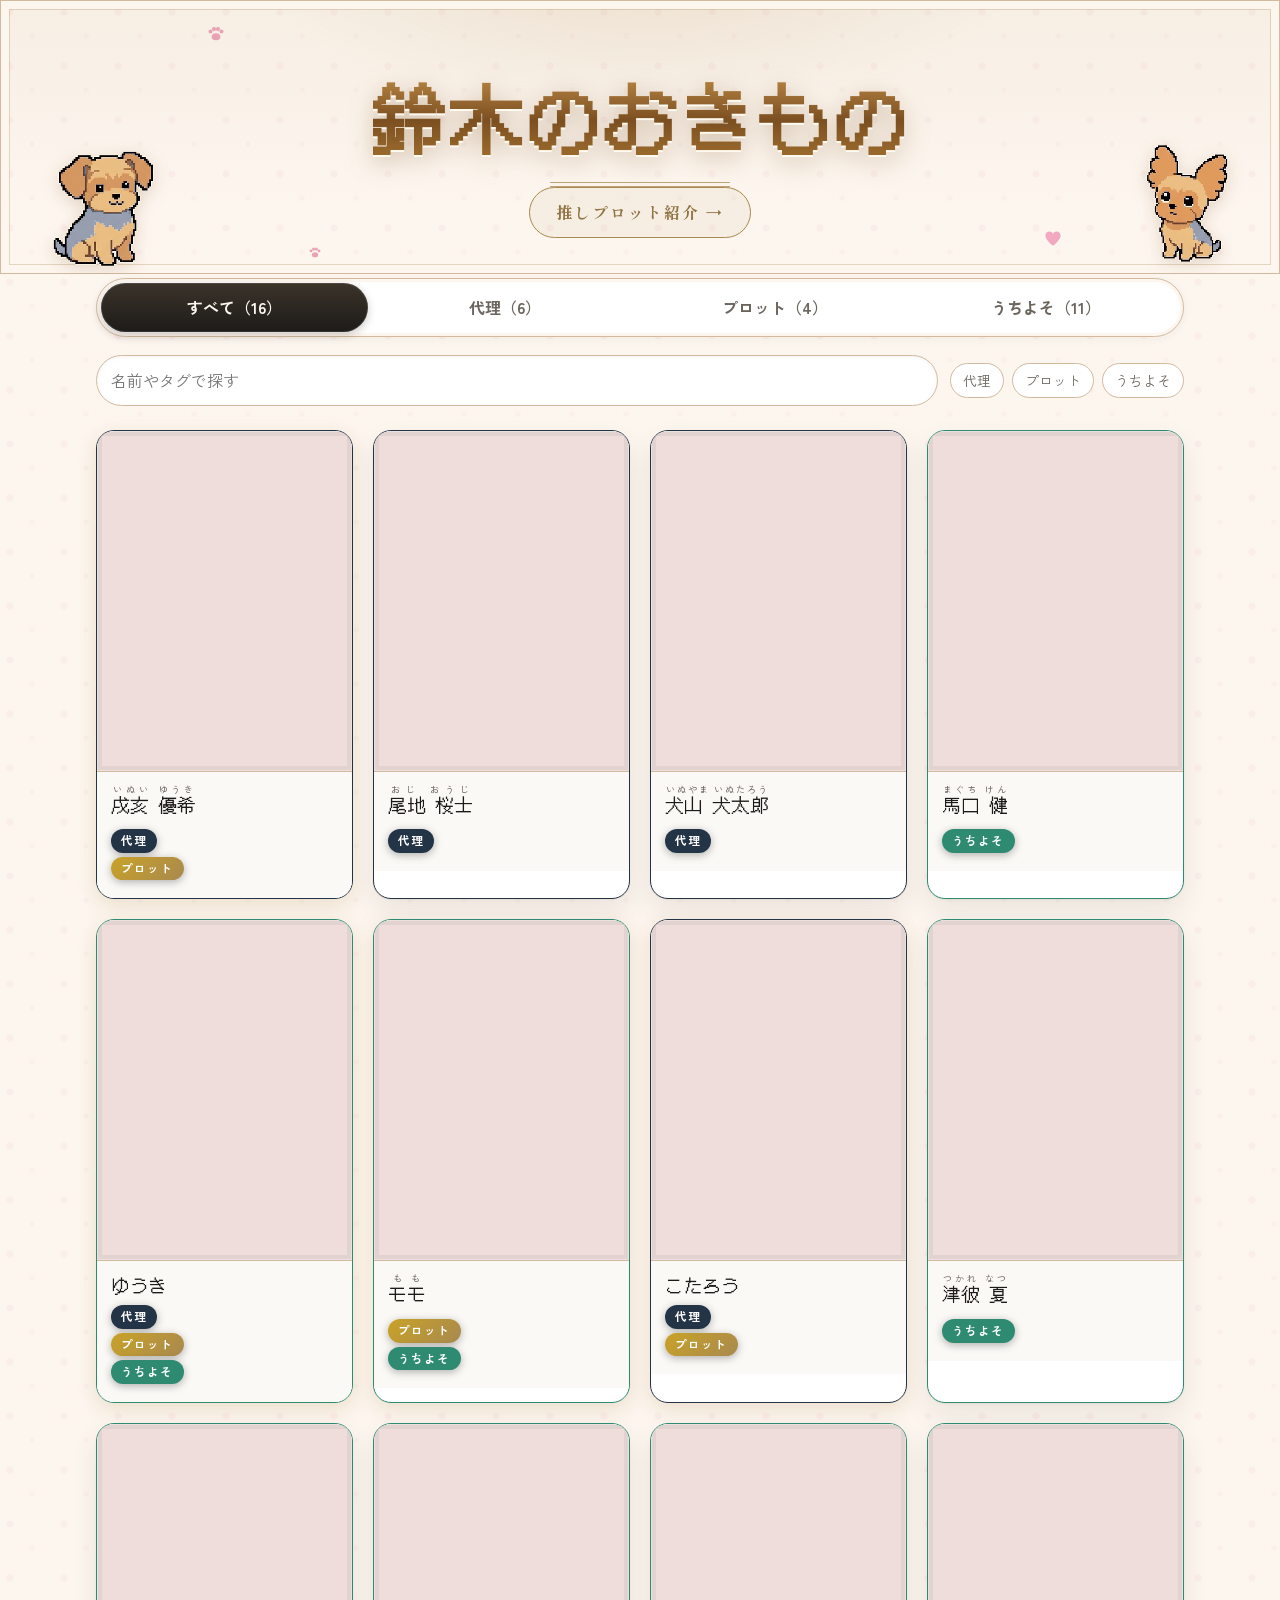
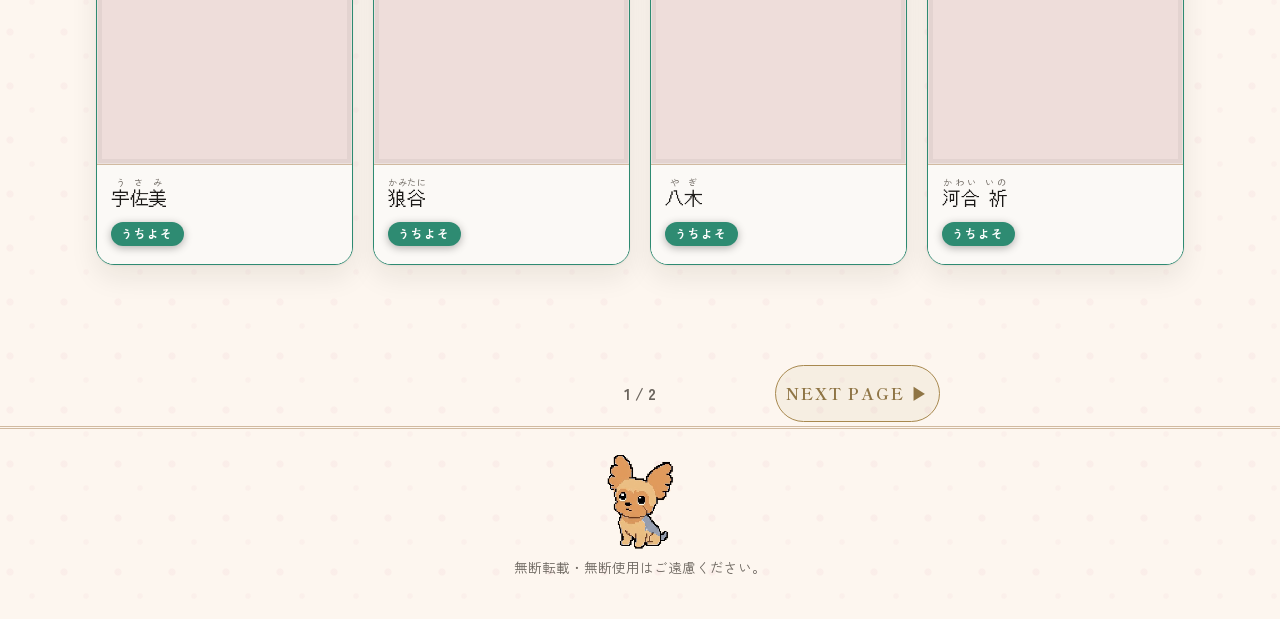
<file: index.html>
<!doctype html>
<html lang="ja">
<head>
<meta charset="utf-8">
<meta name="viewport" content="width=device-width, initial-scale=1">
<title>キャラクター図鑑</title>
<meta name="description" content="オリジナルキャラクターの紹介ページ">
<link rel="preconnect" href="https://fonts.googleapis.com">
<link rel="preconnect" href="https://fonts.gstatic.com" crossorigin>
<link href="https://fonts.googleapis.com/css2?family=Shippori+Mincho+B1:wght@500;700;800&family=Zen+Kaku+Gothic+New:wght@400;700&family=DotGothic16&display=swap" rel="stylesheet">
<link rel="stylesheet" href="style.css?v=20261112z6">
</head>
<body>
<div class="loader" id="loader" role="status" aria-label="読み込み中">
  <img class="loader-img" id="loader-img" src="images/loading-1.webp" alt="">
  <div class="loader-progress">
    <img class="loader-runner" id="loader-runner" src="images/runner-1.webp" alt="">
    <div class="loader-bar"><div class="loader-bar-fill" id="loader-fill"></div></div>
  </div>
  <p class="loader-text">読み込み中 <span class="loader-pct" id="loader-pct">0%</span></p>
</div>
<script>
  (function () {
    var n = 1 + Math.floor(Math.random() * 3);
    document.getElementById("loader-img").src = "images/loading-" + n + ".webp";
    document.getElementById("loader-runner").src = "images/runner-" + n + ".webp";
  })();
</script>
<svg width="0" height="0" style="position:absolute" aria-hidden="true">
  <defs>
    <symbol id="yorkie-long-walk" viewBox="0 0 300 160">
<path d="M10 10h10v10h-10ZM20 10h10v10h-10ZM10 20h10v10h-10ZM20 20h10v10h-10ZM30 20h10v10h-10ZM200 20h10v10h-10ZM210 20h10v10h-10ZM20 30h10v10h-10ZM30 30h10v10h-10ZM160 30h10v10h-10ZM170 30h10v10h-10ZM180 30h10v10h-10ZM190 30h10v10h-10ZM200 30h10v10h-10ZM210 30h10v10h-10ZM220 30h10v10h-10ZM230 30h10v10h-10ZM240 30h10v10h-10ZM250 30h10v10h-10ZM10 40h10v10h-10ZM20 40h10v10h-10ZM150 40h10v10h-10ZM280 40h10v10h-10Z" fill="#eac184"/>
<path d="M200 10h10v10h-10ZM210 10h10v10h-10ZM190 20h10v10h-10ZM220 20h10v10h-10Z" fill="#f191a8"/>
<path d="M160 40h10v10h-10ZM170 40h10v10h-10ZM180 40h10v10h-10ZM190 40h10v10h-10ZM200 40h10v10h-10ZM210 40h10v10h-10ZM220 40h10v10h-10ZM230 40h10v10h-10ZM240 40h10v10h-10ZM250 40h10v10h-10ZM260 40h10v10h-10ZM270 40h10v10h-10ZM140 50h10v10h-10ZM150 50h10v10h-10ZM160 50h10v10h-10ZM170 50h10v10h-10ZM180 50h10v10h-10ZM190 50h10v10h-10ZM200 50h10v10h-10ZM210 50h10v10h-10ZM220 50h10v10h-10ZM230 50h10v10h-10ZM240 50h10v10h-10ZM250 50h10v10h-10ZM260 50h10v10h-10ZM270 50h10v10h-10ZM280 50h10v10h-10ZM290 50h10v10h-10ZM140 60h10v10h-10ZM150 60h10v10h-10ZM160 60h10v10h-10ZM170 60h10v10h-10ZM260 60h10v10h-10ZM270 60h10v10h-10ZM280 60h10v10h-10ZM290 60h10v10h-10ZM140 70h10v10h-10ZM150 70h10v10h-10ZM280 70h10v10h-10ZM290 70h10v10h-10ZM140 80h10v10h-10ZM150 80h10v10h-10ZM280 80h10v10h-10ZM290 80h10v10h-10ZM140 90h10v10h-10ZM150 90h10v10h-10ZM280 90h10v10h-10ZM290 90h10v10h-10ZM140 100h10v10h-10ZM150 100h10v10h-10ZM280 100h10v10h-10ZM290 100h10v10h-10ZM140 110h10v10h-10ZM150 110h10v10h-10ZM160 110h10v10h-10ZM170 110h10v10h-10ZM260 110h10v10h-10ZM270 110h10v10h-10ZM280 110h10v10h-10ZM290 110h10v10h-10ZM160 120h10v10h-10ZM170 120h10v10h-10ZM180 120h10v10h-10ZM190 120h10v10h-10ZM200 120h10v10h-10ZM210 120h10v10h-10ZM220 120h10v10h-10ZM230 120h10v10h-10ZM240 120h10v10h-10ZM250 120h10v10h-10ZM260 120h10v10h-10ZM270 120h10v10h-10ZM160 130h10v10h-10ZM170 130h10v10h-10ZM180 130h10v10h-10ZM190 130h10v10h-10ZM200 130h10v10h-10ZM210 130h10v10h-10ZM220 130h10v10h-10ZM230 130h10v10h-10ZM240 130h10v10h-10ZM250 130h10v10h-10Z" fill="#d29c54"/>
<path d="M10 50h10v10h-10ZM20 50h10v10h-10ZM30 50h10v10h-10ZM40 50h10v10h-10ZM50 50h10v10h-10ZM60 50h10v10h-10ZM70 50h10v10h-10ZM80 50h10v10h-10ZM90 50h10v10h-10ZM100 50h10v10h-10ZM110 50h10v10h-10ZM120 50h10v10h-10ZM130 50h10v10h-10ZM10 60h10v10h-10ZM20 60h10v10h-10ZM30 60h10v10h-10ZM40 60h10v10h-10ZM50 60h10v10h-10ZM60 60h10v10h-10ZM70 60h10v10h-10ZM80 60h10v10h-10ZM90 60h10v10h-10ZM100 60h10v10h-10ZM110 60h10v10h-10ZM120 60h10v10h-10ZM130 60h10v10h-10ZM10 70h10v10h-10ZM20 70h10v10h-10ZM30 70h10v10h-10ZM40 70h10v10h-10ZM50 70h10v10h-10ZM60 70h10v10h-10ZM70 70h10v10h-10ZM80 70h10v10h-10ZM90 70h10v10h-10ZM100 70h10v10h-10ZM110 70h10v10h-10ZM120 70h10v10h-10ZM130 70h10v10h-10ZM10 80h10v10h-10ZM20 80h10v10h-10ZM30 80h10v10h-10ZM40 80h10v10h-10ZM50 80h10v10h-10ZM60 80h10v10h-10ZM70 80h10v10h-10ZM80 80h10v10h-10ZM90 80h10v10h-10ZM100 80h10v10h-10ZM110 80h10v10h-10ZM120 80h10v10h-10ZM130 80h10v10h-10ZM10 90h10v10h-10ZM20 90h10v10h-10ZM30 90h10v10h-10ZM40 90h10v10h-10ZM50 90h10v10h-10ZM60 90h10v10h-10ZM70 90h10v10h-10ZM80 90h10v10h-10ZM90 90h10v10h-10ZM100 90h10v10h-10ZM110 90h10v10h-10ZM120 90h10v10h-10ZM130 90h10v10h-10ZM10 100h10v10h-10ZM20 100h10v10h-10ZM30 100h10v10h-10ZM40 100h10v10h-10ZM50 100h10v10h-10ZM60 100h10v10h-10ZM70 100h10v10h-10ZM80 100h10v10h-10ZM90 100h10v10h-10ZM100 100h10v10h-10ZM110 100h10v10h-10ZM120 100h10v10h-10ZM130 100h10v10h-10ZM10 110h10v10h-10ZM20 110h10v10h-10ZM30 110h10v10h-10ZM40 110h10v10h-10ZM50 110h10v10h-10ZM60 110h10v10h-10ZM70 110h10v10h-10ZM80 110h10v10h-10ZM90 110h10v10h-10ZM100 110h10v10h-10ZM110 110h10v10h-10ZM120 110h10v10h-10ZM130 110h10v10h-10ZM10 120h10v10h-10ZM20 120h10v10h-10ZM30 120h10v10h-10ZM40 120h10v10h-10ZM50 120h10v10h-10ZM60 120h10v10h-10ZM70 120h10v10h-10ZM80 120h10v10h-10ZM90 120h10v10h-10ZM100 120h10v10h-10ZM110 120h10v10h-10ZM120 120h10v10h-10ZM130 120h10v10h-10ZM20 140h10v10h-10ZM30 140h10v10h-10ZM60 140h10v10h-10ZM70 140h10v10h-10ZM110 140h10v10h-10ZM120 140h10v10h-10Z" fill="#a9b2ba"/>
<path d="M180 60h10v10h-10ZM190 60h10v10h-10ZM200 60h10v10h-10ZM210 60h10v10h-10ZM220 60h10v10h-10ZM230 60h10v10h-10ZM240 60h10v10h-10ZM250 60h10v10h-10ZM160 70h10v10h-10ZM170 70h10v10h-10ZM180 70h10v10h-10ZM190 70h10v10h-10ZM200 70h10v10h-10ZM210 70h10v10h-10ZM220 70h10v10h-10ZM230 70h10v10h-10ZM240 70h10v10h-10ZM250 70h10v10h-10ZM260 70h10v10h-10ZM270 70h10v10h-10ZM160 80h10v10h-10ZM170 80h10v10h-10ZM190 80h10v10h-10ZM200 80h10v10h-10ZM210 80h10v10h-10ZM220 80h10v10h-10ZM230 80h10v10h-10ZM240 80h10v10h-10ZM260 80h10v10h-10ZM270 80h10v10h-10ZM160 90h10v10h-10ZM170 90h10v10h-10ZM180 90h10v10h-10ZM190 90h10v10h-10ZM200 90h10v10h-10ZM230 90h10v10h-10ZM240 90h10v10h-10ZM250 90h10v10h-10ZM260 90h10v10h-10ZM270 90h10v10h-10ZM160 100h10v10h-10ZM170 100h10v10h-10ZM180 100h10v10h-10ZM190 100h10v10h-10ZM210 100h10v10h-10ZM220 100h10v10h-10ZM240 100h10v10h-10ZM250 100h10v10h-10ZM260 100h10v10h-10ZM270 100h10v10h-10ZM180 110h10v10h-10ZM190 110h10v10h-10ZM200 110h10v10h-10ZM210 110h10v10h-10ZM220 110h10v10h-10ZM230 110h10v10h-10ZM240 110h10v10h-10ZM250 110h10v10h-10ZM20 150h10v10h-10ZM30 150h10v10h-10ZM60 150h10v10h-10ZM70 150h10v10h-10ZM110 150h10v10h-10ZM120 150h10v10h-10Z" fill="#f8ecd0"/>
<path d="M180 80h10v10h-10ZM250 80h10v10h-10ZM210 90h10v10h-10ZM220 90h10v10h-10ZM200 100h10v10h-10ZM230 100h10v10h-10Z" fill="#2a2522"/>
<path d="M140 120h10v10h-10ZM150 120h10v10h-10ZM280 120h10v10h-10ZM290 120h10v10h-10ZM140 130h10v10h-10ZM150 130h10v10h-10ZM260 130h10v10h-10ZM270 130h10v10h-10ZM140 140h10v10h-10ZM150 140h10v10h-10ZM260 140h10v10h-10ZM270 140h10v10h-10Z" fill="#b07a3a"/>
<path d="M10 130h10v10h-10ZM20 130h10v10h-10ZM30 130h10v10h-10ZM40 130h10v10h-10ZM50 130h10v10h-10ZM60 130h10v10h-10ZM70 130h10v10h-10ZM80 130h10v10h-10ZM90 130h10v10h-10ZM100 130h10v10h-10ZM110 130h10v10h-10ZM120 130h10v10h-10ZM130 130h10v10h-10Z" fill="#7e8891"/>
</symbol>
    <symbol id="yorkie-short-walk" viewBox="0 0 300 160">
<path d="M160 0h10v10h-10ZM170 0h10v10h-10ZM260 0h10v10h-10ZM270 0h10v10h-10ZM150 10h10v10h-10ZM160 10h10v10h-10ZM170 10h10v10h-10ZM250 10h10v10h-10ZM260 10h10v10h-10ZM270 10h10v10h-10ZM140 20h10v10h-10ZM150 20h10v10h-10ZM160 20h10v10h-10ZM170 20h10v10h-10ZM240 20h10v10h-10ZM250 20h10v10h-10ZM260 20h10v10h-10ZM270 20h10v10h-10ZM140 30h10v10h-10ZM150 30h10v10h-10ZM180 30h10v10h-10ZM230 30h10v10h-10ZM240 30h10v10h-10ZM270 30h10v10h-10ZM140 40h10v10h-10ZM150 40h10v10h-10ZM180 40h10v10h-10ZM190 40h10v10h-10ZM200 40h10v10h-10ZM210 40h10v10h-10ZM220 40h10v10h-10ZM230 40h10v10h-10ZM240 40h10v10h-10ZM270 40h10v10h-10ZM150 50h10v10h-10ZM290 50h10v10h-10Z" fill="#eac184"/>
<path d="M160 30h10v10h-10ZM170 30h10v10h-10ZM250 30h10v10h-10ZM260 30h10v10h-10ZM160 40h10v10h-10ZM170 40h10v10h-10ZM250 40h10v10h-10ZM260 40h10v10h-10Z" fill="#f3c6d0"/>
<path d="M160 50h10v10h-10ZM170 50h10v10h-10ZM180 50h10v10h-10ZM190 50h10v10h-10ZM200 50h10v10h-10ZM210 50h10v10h-10ZM220 50h10v10h-10ZM230 50h10v10h-10ZM240 50h10v10h-10ZM250 50h10v10h-10ZM260 50h10v10h-10ZM270 50h10v10h-10ZM280 50h10v10h-10ZM150 60h10v10h-10ZM160 60h10v10h-10ZM170 60h10v10h-10ZM180 60h10v10h-10ZM190 60h10v10h-10ZM200 60h10v10h-10ZM210 60h10v10h-10ZM220 60h10v10h-10ZM230 60h10v10h-10ZM240 60h10v10h-10ZM250 60h10v10h-10ZM260 60h10v10h-10ZM270 60h10v10h-10ZM280 60h10v10h-10ZM290 60h10v10h-10ZM150 70h10v10h-10ZM160 70h10v10h-10ZM170 70h10v10h-10ZM180 70h10v10h-10ZM260 70h10v10h-10ZM270 70h10v10h-10ZM280 70h10v10h-10ZM290 70h10v10h-10ZM150 80h10v10h-10ZM160 80h10v10h-10ZM280 80h10v10h-10ZM290 80h10v10h-10ZM150 90h10v10h-10ZM160 90h10v10h-10ZM280 90h10v10h-10ZM290 90h10v10h-10ZM150 100h10v10h-10ZM160 100h10v10h-10ZM280 100h10v10h-10ZM290 100h10v10h-10ZM150 110h10v10h-10ZM160 110h10v10h-10ZM280 110h10v10h-10ZM290 110h10v10h-10ZM150 120h10v10h-10ZM160 120h10v10h-10ZM170 120h10v10h-10ZM180 120h10v10h-10ZM250 120h10v10h-10ZM260 120h10v10h-10ZM270 120h10v10h-10ZM280 120h10v10h-10ZM290 120h10v10h-10ZM150 130h10v10h-10ZM160 130h10v10h-10ZM170 130h10v10h-10ZM180 130h10v10h-10ZM190 130h10v10h-10ZM200 130h10v10h-10ZM210 130h10v10h-10ZM220 130h10v10h-10ZM230 130h10v10h-10ZM240 130h10v10h-10ZM250 130h10v10h-10ZM260 130h10v10h-10ZM270 130h10v10h-10ZM280 130h10v10h-10ZM290 130h10v10h-10Z" fill="#d29c54"/>
<path d="M10 60h10v10h-10ZM20 60h10v10h-10ZM30 60h10v10h-10ZM40 60h10v10h-10ZM50 60h10v10h-10ZM60 60h10v10h-10ZM70 60h10v10h-10ZM80 60h10v10h-10ZM90 60h10v10h-10ZM100 60h10v10h-10ZM110 60h10v10h-10ZM120 60h10v10h-10ZM10 70h10v10h-10ZM20 70h10v10h-10ZM30 70h10v10h-10ZM40 70h10v10h-10ZM50 70h10v10h-10ZM60 70h10v10h-10ZM70 70h10v10h-10ZM80 70h10v10h-10ZM90 70h10v10h-10ZM100 70h10v10h-10ZM110 70h10v10h-10ZM120 70h10v10h-10ZM10 80h10v10h-10ZM20 80h10v10h-10ZM30 80h10v10h-10ZM40 80h10v10h-10ZM50 80h10v10h-10ZM60 80h10v10h-10ZM70 80h10v10h-10ZM80 80h10v10h-10ZM90 80h10v10h-10ZM100 80h10v10h-10ZM110 80h10v10h-10ZM120 80h10v10h-10ZM10 90h10v10h-10ZM20 90h10v10h-10ZM30 90h10v10h-10ZM40 90h10v10h-10ZM50 90h10v10h-10ZM60 90h10v10h-10ZM70 90h10v10h-10ZM80 90h10v10h-10ZM90 90h10v10h-10ZM100 90h10v10h-10ZM110 90h10v10h-10ZM120 90h10v10h-10ZM10 100h10v10h-10ZM20 100h10v10h-10ZM30 100h10v10h-10ZM40 100h10v10h-10ZM50 100h10v10h-10ZM60 100h10v10h-10ZM70 100h10v10h-10ZM80 100h10v10h-10ZM90 100h10v10h-10ZM100 100h10v10h-10ZM110 100h10v10h-10ZM120 100h10v10h-10ZM10 110h10v10h-10ZM20 110h10v10h-10ZM30 110h10v10h-10ZM40 110h10v10h-10ZM50 110h10v10h-10ZM60 110h10v10h-10ZM70 110h10v10h-10ZM80 110h10v10h-10ZM90 110h10v10h-10ZM100 110h10v10h-10ZM110 110h10v10h-10ZM120 110h10v10h-10ZM10 120h10v10h-10ZM20 120h10v10h-10ZM30 120h10v10h-10ZM40 120h10v10h-10ZM50 120h10v10h-10ZM60 120h10v10h-10ZM70 120h10v10h-10ZM80 120h10v10h-10ZM90 120h10v10h-10ZM100 120h10v10h-10ZM110 120h10v10h-10ZM120 120h10v10h-10ZM20 140h10v10h-10ZM30 140h10v10h-10ZM60 140h10v10h-10ZM70 140h10v10h-10ZM110 140h10v10h-10ZM120 140h10v10h-10Z" fill="#a9b2ba"/>
<path d="M130 60h10v10h-10ZM140 60h10v10h-10ZM130 70h10v10h-10ZM140 70h10v10h-10ZM130 80h10v10h-10ZM140 80h10v10h-10ZM130 90h10v10h-10ZM140 90h10v10h-10ZM130 100h10v10h-10ZM140 100h10v10h-10ZM130 110h10v10h-10ZM140 110h10v10h-10ZM130 120h10v10h-10ZM140 120h10v10h-10Z" fill="#d2504a"/>
<path d="M190 70h10v10h-10ZM200 70h10v10h-10ZM210 70h10v10h-10ZM220 70h10v10h-10ZM230 70h10v10h-10ZM240 70h10v10h-10ZM250 70h10v10h-10ZM170 80h10v10h-10ZM180 80h10v10h-10ZM190 80h10v10h-10ZM200 80h10v10h-10ZM210 80h10v10h-10ZM220 80h10v10h-10ZM230 80h10v10h-10ZM240 80h10v10h-10ZM250 80h10v10h-10ZM260 80h10v10h-10ZM270 80h10v10h-10ZM170 90h10v10h-10ZM180 90h10v10h-10ZM200 90h10v10h-10ZM210 90h10v10h-10ZM220 90h10v10h-10ZM230 90h10v10h-10ZM240 90h10v10h-10ZM260 90h10v10h-10ZM270 90h10v10h-10ZM170 100h10v10h-10ZM180 100h10v10h-10ZM190 100h10v10h-10ZM200 100h10v10h-10ZM230 100h10v10h-10ZM240 100h10v10h-10ZM250 100h10v10h-10ZM260 100h10v10h-10ZM270 100h10v10h-10ZM170 110h10v10h-10ZM180 110h10v10h-10ZM190 110h10v10h-10ZM200 110h10v10h-10ZM230 110h10v10h-10ZM240 110h10v10h-10ZM250 110h10v10h-10ZM260 110h10v10h-10ZM270 110h10v10h-10ZM190 120h10v10h-10ZM200 120h10v10h-10ZM230 120h10v10h-10ZM240 120h10v10h-10ZM20 150h10v10h-10ZM30 150h10v10h-10ZM60 150h10v10h-10ZM70 150h10v10h-10ZM110 150h10v10h-10ZM120 150h10v10h-10Z" fill="#f8ecd0"/>
<path d="M190 90h10v10h-10ZM250 90h10v10h-10ZM210 100h10v10h-10ZM220 100h10v10h-10Z" fill="#2a2522"/>
<path d="M210 110h10v10h-10ZM220 110h10v10h-10ZM210 120h10v10h-10ZM220 120h10v10h-10Z" fill="#f191a8"/>
<path d="M10 130h10v10h-10ZM20 130h10v10h-10ZM30 130h10v10h-10ZM40 130h10v10h-10ZM50 130h10v10h-10ZM60 130h10v10h-10ZM70 130h10v10h-10ZM80 130h10v10h-10ZM90 130h10v10h-10ZM100 130h10v10h-10ZM110 130h10v10h-10ZM120 130h10v10h-10Z" fill="#7e8891"/>
</symbol>
    <symbol id="yorkie-long-loaf" viewBox="0 0 300 90">
<path d="M10 10h10v10h-10ZM20 10h10v10h-10ZM10 20h10v10h-10ZM20 20h10v10h-10ZM30 20h10v10h-10ZM190 30h10v10h-10ZM200 30h10v10h-10ZM210 30h10v10h-10ZM220 30h10v10h-10ZM230 30h10v10h-10ZM240 30h10v10h-10ZM250 30h10v10h-10ZM260 30h10v10h-10ZM270 30h10v10h-10ZM280 30h10v10h-10ZM290 40h10v10h-10Z" fill="#eac184"/>
<path d="M10 30h10v10h-10ZM20 30h10v10h-10ZM30 30h10v10h-10ZM40 30h10v10h-10ZM50 30h10v10h-10ZM60 30h10v10h-10ZM70 30h10v10h-10ZM80 30h10v10h-10ZM90 30h10v10h-10ZM100 30h10v10h-10ZM110 30h10v10h-10ZM120 30h10v10h-10ZM130 30h10v10h-10ZM140 30h10v10h-10ZM150 30h10v10h-10ZM160 30h10v10h-10ZM170 30h10v10h-10ZM10 40h10v10h-10ZM20 40h10v10h-10ZM30 40h10v10h-10ZM40 40h10v10h-10ZM50 40h10v10h-10ZM60 40h10v10h-10ZM70 40h10v10h-10ZM80 40h10v10h-10ZM90 40h10v10h-10ZM100 40h10v10h-10ZM110 40h10v10h-10ZM120 40h10v10h-10ZM130 40h10v10h-10ZM140 40h10v10h-10ZM150 40h10v10h-10ZM160 40h10v10h-10ZM170 40h10v10h-10ZM10 50h10v10h-10ZM20 50h10v10h-10ZM30 50h10v10h-10ZM40 50h10v10h-10ZM50 50h10v10h-10ZM60 50h10v10h-10ZM70 50h10v10h-10ZM80 50h10v10h-10ZM90 50h10v10h-10ZM100 50h10v10h-10ZM110 50h10v10h-10ZM120 50h10v10h-10ZM130 50h10v10h-10ZM140 50h10v10h-10ZM150 50h10v10h-10ZM160 50h10v10h-10ZM170 50h10v10h-10ZM10 60h10v10h-10ZM20 60h10v10h-10ZM30 60h10v10h-10ZM40 60h10v10h-10ZM50 60h10v10h-10ZM60 60h10v10h-10ZM70 60h10v10h-10ZM80 60h10v10h-10ZM90 60h10v10h-10ZM100 60h10v10h-10ZM110 60h10v10h-10ZM120 60h10v10h-10ZM130 60h10v10h-10ZM140 60h10v10h-10ZM150 60h10v10h-10ZM160 60h10v10h-10ZM170 60h10v10h-10Z" fill="#a9b2ba"/>
<path d="M180 40h10v10h-10ZM190 40h10v10h-10ZM200 40h10v10h-10ZM210 40h10v10h-10ZM220 40h10v10h-10ZM230 40h10v10h-10ZM240 40h10v10h-10ZM250 40h10v10h-10ZM260 40h10v10h-10ZM270 40h10v10h-10ZM280 40h10v10h-10ZM180 50h10v10h-10ZM190 50h10v10h-10ZM200 50h10v10h-10ZM210 50h10v10h-10ZM220 50h10v10h-10ZM230 50h10v10h-10ZM260 50h10v10h-10ZM270 50h10v10h-10ZM280 50h10v10h-10ZM290 50h10v10h-10ZM180 60h10v10h-10ZM190 60h10v10h-10ZM200 60h10v10h-10ZM210 60h10v10h-10ZM220 60h10v10h-10ZM230 60h10v10h-10ZM240 60h10v10h-10ZM250 60h10v10h-10ZM260 60h10v10h-10ZM270 60h10v10h-10ZM190 70h10v10h-10ZM200 70h10v10h-10ZM210 70h10v10h-10ZM220 70h10v10h-10ZM230 70h10v10h-10ZM240 70h10v10h-10Z" fill="#d29c54"/>
<path d="M240 50h10v10h-10ZM250 50h10v10h-10ZM280 60h10v10h-10ZM290 60h10v10h-10Z" fill="#2a2522"/>
<path d="M10 70h10v10h-10ZM20 70h10v10h-10ZM30 70h10v10h-10ZM40 70h10v10h-10ZM50 70h10v10h-10ZM60 70h10v10h-10ZM70 70h10v10h-10ZM80 70h10v10h-10ZM90 70h10v10h-10ZM100 70h10v10h-10ZM110 70h10v10h-10ZM120 70h10v10h-10ZM130 70h10v10h-10ZM140 70h10v10h-10ZM150 70h10v10h-10ZM160 70h10v10h-10ZM170 70h10v10h-10Z" fill="#7e8891"/>
<path d="M180 70h10v10h-10ZM250 70h10v10h-10Z" fill="#b07a3a"/>
<path d="M20 80h10v10h-10ZM30 80h10v10h-10ZM60 80h10v10h-10ZM70 80h10v10h-10ZM120 80h10v10h-10ZM130 80h10v10h-10ZM170 80h10v10h-10ZM180 80h10v10h-10ZM190 80h10v10h-10ZM200 80h10v10h-10Z" fill="#f8ecd0"/>
</symbol>
    <symbol id="yorkie-short-loaf" viewBox="0 0 300 110">
<path d="M160 0h10v10h-10ZM170 0h10v10h-10ZM260 0h10v10h-10ZM270 0h10v10h-10ZM150 10h10v10h-10ZM160 10h10v10h-10ZM170 10h10v10h-10ZM250 10h10v10h-10ZM260 10h10v10h-10ZM270 10h10v10h-10ZM140 20h10v10h-10ZM150 20h10v10h-10ZM160 20h10v10h-10ZM170 20h10v10h-10ZM240 20h10v10h-10ZM250 20h10v10h-10ZM260 20h10v10h-10ZM270 20h10v10h-10ZM140 30h10v10h-10ZM150 30h10v10h-10ZM180 30h10v10h-10ZM230 30h10v10h-10ZM240 30h10v10h-10ZM270 30h10v10h-10ZM140 40h10v10h-10ZM150 40h10v10h-10ZM180 40h10v10h-10ZM190 40h10v10h-10ZM200 40h10v10h-10ZM210 40h10v10h-10ZM220 40h10v10h-10ZM230 40h10v10h-10ZM240 40h10v10h-10ZM270 40h10v10h-10Z" fill="#eac184"/>
<path d="M160 30h10v10h-10ZM170 30h10v10h-10ZM250 30h10v10h-10ZM260 30h10v10h-10ZM160 40h10v10h-10ZM170 40h10v10h-10ZM250 40h10v10h-10ZM260 40h10v10h-10Z" fill="#f3c6d0"/>
<path d="M10 50h10v10h-10ZM20 50h10v10h-10ZM30 50h10v10h-10ZM40 50h10v10h-10ZM50 50h10v10h-10ZM60 50h10v10h-10ZM70 50h10v10h-10ZM80 50h10v10h-10ZM90 50h10v10h-10ZM100 50h10v10h-10ZM110 50h10v10h-10ZM120 50h10v10h-10ZM130 50h10v10h-10ZM140 50h10v10h-10ZM10 60h10v10h-10ZM20 60h10v10h-10ZM30 60h10v10h-10ZM40 60h10v10h-10ZM50 60h10v10h-10ZM60 60h10v10h-10ZM70 60h10v10h-10ZM80 60h10v10h-10ZM90 60h10v10h-10ZM100 60h10v10h-10ZM110 60h10v10h-10ZM120 60h10v10h-10ZM130 60h10v10h-10ZM140 60h10v10h-10ZM10 70h10v10h-10ZM20 70h10v10h-10ZM30 70h10v10h-10ZM40 70h10v10h-10ZM50 70h10v10h-10ZM60 70h10v10h-10ZM70 70h10v10h-10ZM80 70h10v10h-10ZM90 70h10v10h-10ZM100 70h10v10h-10ZM110 70h10v10h-10ZM120 70h10v10h-10ZM130 70h10v10h-10ZM140 70h10v10h-10ZM10 80h10v10h-10ZM20 80h10v10h-10ZM30 80h10v10h-10ZM40 80h10v10h-10ZM50 80h10v10h-10ZM60 80h10v10h-10ZM70 80h10v10h-10ZM80 80h10v10h-10ZM90 80h10v10h-10ZM100 80h10v10h-10ZM110 80h10v10h-10ZM120 80h10v10h-10ZM130 80h10v10h-10ZM140 80h10v10h-10Z" fill="#a9b2ba"/>
<path d="M150 50h10v10h-10ZM160 50h10v10h-10ZM170 50h10v10h-10ZM180 50h10v10h-10ZM190 50h10v10h-10ZM200 50h10v10h-10ZM210 50h10v10h-10ZM220 50h10v10h-10ZM230 50h10v10h-10ZM240 50h10v10h-10ZM250 50h10v10h-10ZM260 50h10v10h-10ZM270 50h10v10h-10ZM280 50h10v10h-10ZM290 50h10v10h-10ZM150 60h10v10h-10ZM160 60h10v10h-10ZM280 60h10v10h-10ZM290 60h10v10h-10ZM150 70h10v10h-10ZM160 70h10v10h-10ZM280 70h10v10h-10ZM290 70h10v10h-10ZM150 80h10v10h-10ZM160 80h10v10h-10ZM280 80h10v10h-10ZM290 80h10v10h-10ZM170 90h10v10h-10ZM180 90h10v10h-10ZM190 90h10v10h-10ZM200 90h10v10h-10ZM210 90h10v10h-10ZM220 90h10v10h-10ZM230 90h10v10h-10ZM240 90h10v10h-10ZM250 90h10v10h-10ZM260 90h10v10h-10ZM270 90h10v10h-10ZM280 90h10v10h-10ZM290 90h10v10h-10Z" fill="#d29c54"/>
<path d="M170 60h10v10h-10ZM180 60h10v10h-10ZM190 60h10v10h-10ZM200 60h10v10h-10ZM210 60h10v10h-10ZM220 60h10v10h-10ZM230 60h10v10h-10ZM240 60h10v10h-10ZM250 60h10v10h-10ZM260 60h10v10h-10ZM270 60h10v10h-10ZM170 70h10v10h-10ZM200 70h10v10h-10ZM210 70h10v10h-10ZM220 70h10v10h-10ZM230 70h10v10h-10ZM260 70h10v10h-10ZM270 70h10v10h-10ZM170 80h10v10h-10ZM180 80h10v10h-10ZM190 80h10v10h-10ZM200 80h10v10h-10ZM230 80h10v10h-10ZM240 80h10v10h-10ZM250 80h10v10h-10ZM260 80h10v10h-10ZM270 80h10v10h-10ZM20 100h10v10h-10ZM30 100h10v10h-10ZM60 100h10v10h-10ZM70 100h10v10h-10ZM110 100h10v10h-10ZM120 100h10v10h-10Z" fill="#f8ecd0"/>
<path d="M180 70h10v10h-10ZM190 70h10v10h-10ZM240 70h10v10h-10ZM250 70h10v10h-10ZM210 80h10v10h-10ZM220 80h10v10h-10Z" fill="#2a2522"/>
<path d="M10 90h10v10h-10ZM20 90h10v10h-10ZM30 90h10v10h-10ZM40 90h10v10h-10ZM50 90h10v10h-10ZM60 90h10v10h-10ZM70 90h10v10h-10ZM80 90h10v10h-10ZM90 90h10v10h-10ZM100 90h10v10h-10ZM110 90h10v10h-10ZM120 90h10v10h-10ZM130 90h10v10h-10ZM140 90h10v10h-10Z" fill="#7e8891"/>
</symbol>
    <symbol id="paw" viewBox="0 0 100 100">
      <g fill="#e8a2b4">
        <ellipse cx="50" cy="67" rx="20" ry="16"/>
        <circle cx="25" cy="43" r="9"/><circle cx="41" cy="32" r="9.5"/>
        <circle cx="59" cy="32" r="9.5"/><circle cx="75" cy="43" r="9"/>
      </g>
    </symbol>
    <symbol id="poop" viewBox="0 0 160 130"><path fill="#3d2c1e" d="M70 0h30v10H70ZM60 10h10v10H60ZM100 10h10v10H100ZM60 20h10v10H60ZM100 20h10v10H100ZM50 30h10v10H50ZM110 30h10v10H110ZM50 40h10v10H50ZM110 40h10v10H110ZM40 50h10v10H40ZM120 50h10v10H120ZM30 60h10v10H30ZM130 60h10v10H130ZM30 70h10v10H30ZM130 70h10v10H130ZM20 80h10v10H20ZM140 80h10v10H140ZM20 90h10v10H20ZM140 90h10v10H140ZM10 100h10v10H10ZM150 100h10v10H150ZM10 110h10v10H10ZM150 110h10v10H150ZM10 120h150v10H10Z"/><path fill="#926c42" d="M70 10h30v10H70ZM70 20h30v10H70ZM60 30h50v10H60ZM70 40h40v10H70ZM50 50h70v10H50ZM40 60h90v10H40ZM50 70h80v10H50ZM30 80h110v10H30ZM30 90h100v10H30ZM20 100h130v10H20ZM20 110h130v10H20Z"/><path fill="#b28c5e" d="M60 40h10v10H60ZM40 70h10v10H40Z"/><path fill="#745430" d="M130 90h10v10H130Z"/></symbol>
    <symbol id="heart" viewBox="0 0 100 100">
      <path d="M50 88 C20 62 8 45 8 30 C8 16 18 8 30 8 C40 8 48 14 50 23 C52 14 60 8 70 8 C82 8 92 16 92 30 C92 45 80 62 50 88 Z" fill="#f2a9bf"/>
    </symbol>
  </defs>
</svg>
<header class="hero">
  <img class="yorkie y-left" src="images/yorkie-tare.png" alt="" aria-hidden="true">
  <img class="yorkie y-right" src="images/yorkie-puupu.png" alt="" aria-hidden="true">
  <svg class="paw-deco pd1" aria-hidden="true"><use href="#paw"/></svg>
  <svg class="paw-deco pd2" aria-hidden="true"><use href="#heart"/></svg>
  <svg class="paw-deco pd3" aria-hidden="true"><use href="#paw"/></svg>
  <div class="wrap">
    <h1 id="site-title">キャラクター図鑑</h1>
    <p id="site-lead"></p>
    <div class="hero-rule" aria-hidden="true"><span></span></div>
    <p class="hero-nav"><a class="plots-link" href="plots.html">推しプロット紹介 →</a></p>
  </div>
</header>

<main class="wrap">
  <div class="tabs" role="tablist" aria-label="表示切り替え">
    <button type="button" class="tab" data-tab="all" aria-selected="true">すべて</button>
    <button type="button" class="tab" data-tab="proxy" aria-selected="false">代理</button>
    <button type="button" class="tab" data-tab="plot" aria-selected="false">プロット</button>
    <button type="button" class="tab" data-tab="uchiyoso" aria-selected="false">うちよそ</button>
  </div>
  <div class="toolbar">
    <input type="search" id="q" placeholder="名前やタグで探す" aria-label="キャラクターを検索">
    <div class="chips" id="chips" aria-label="タグで絞り込み"></div>
  </div>
  <div class="grid" id="grid" aria-live="polite"></div>
  <nav class="pager" id="pager" hidden aria-label="ページ切り替え">
    <button type="button" class="pager-btn" id="page-prev">◀ PREV PAGE</button>
    <span class="pager-info" id="page-info"></span>
    <button type="button" class="pager-btn" id="page-next">NEXT PAGE ▶</button>
  </nav>
</main>

<footer>
  <div class="wrap foot-in">
    <img class="yorkie-foot" src="images/yorkie-puupu.png" alt="" aria-hidden="true">
    <div>無断転載・無断使用はご遠慮ください。</div>
  </div>
</footer>

<dialog id="dlg" aria-label="キャラクター詳細">
  <button class="close" id="close" aria-label="閉じる">×</button>
  <div class="modal" id="modal"></div>
</dialog>

<script src="app.js?v=20261112v"></script>
<button id="to-top" type="button" aria-label="一番上に戻る">↑</button>
</body>
</html>
</file>
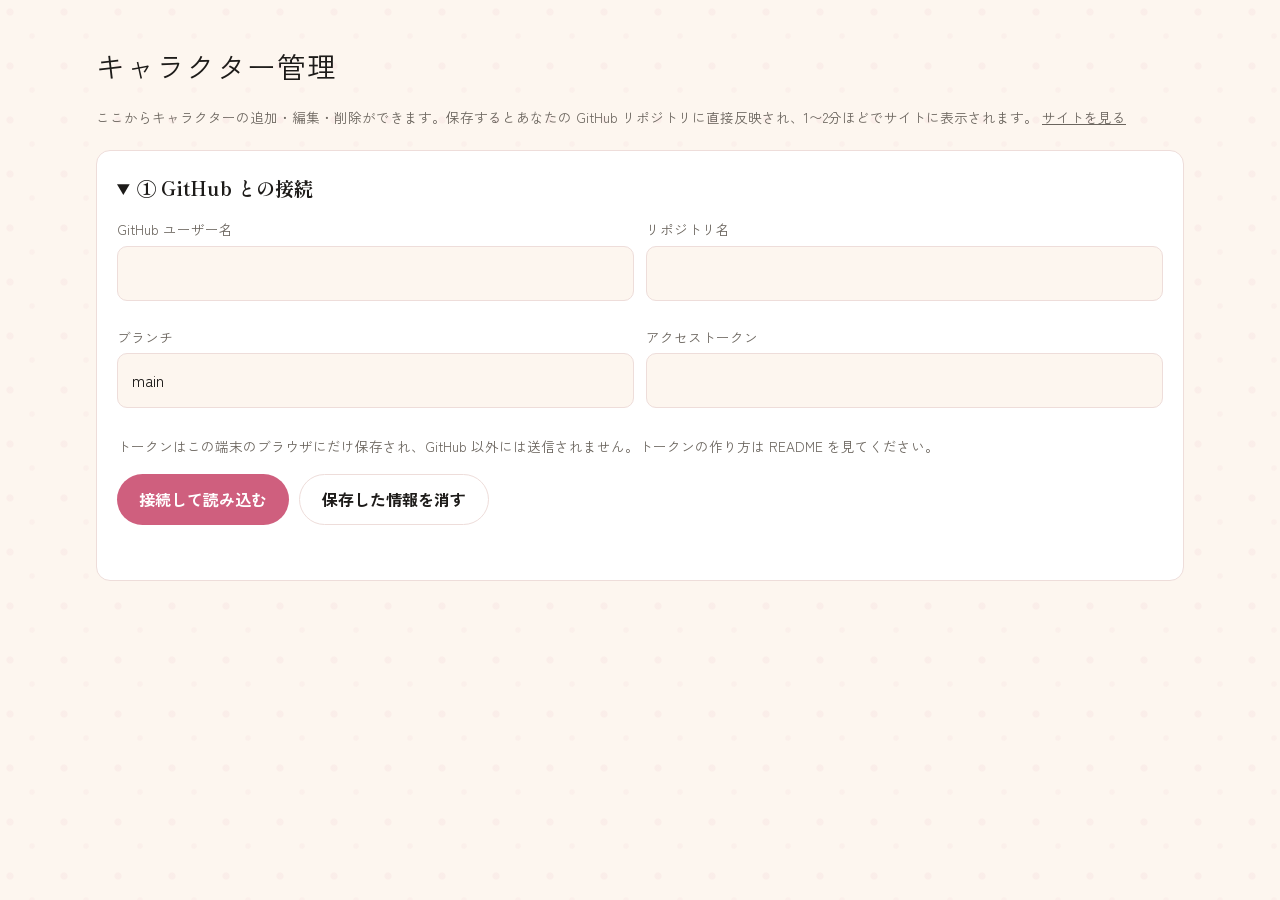
<file: admin.html>
<!doctype html>
<html lang="ja">
<head>
<meta charset="utf-8">
<meta name="viewport" content="width=device-width, initial-scale=1">
<meta name="robots" content="noindex, nofollow">
<title>キャラクター管理</title>
<link rel="preconnect" href="https://fonts.googleapis.com">
<link rel="preconnect" href="https://fonts.gstatic.com" crossorigin>
<link href="https://fonts.googleapis.com/css2?family=Shippori+Mincho+B1:wght@500;700;800&family=Zen+Kaku+Gothic+New:wght@400;700&display=swap" rel="stylesheet">
<link rel="stylesheet" href="style.css?v=20261112z6">
</head>
<body class="admin">
<div class="wrap">
  <h1>キャラクター管理</h1>
  <p class="note">ここからキャラクターの追加・編集・削除ができます。保存するとあなたの GitHub リポジトリに直接反映され、1〜2分ほどでサイトに表示されます。 <a href="index.html">サイトを見る</a></p>

  <section class="panel">
    <details id="conn">
      <summary>① GitHub との接続</summary>
      <div class="row">
        <div class="field"><label for="owner">GitHub ユーザー名</label><input type="text" id="owner" autocomplete="off"></div>
        <div class="field"><label for="repo">リポジトリ名</label><input type="text" id="repo" autocomplete="off"></div>
      </div>
      <div class="row">
        <div class="field"><label for="branch">ブランチ</label><input type="text" id="branch" value="main" autocomplete="off"></div>
        <div class="field"><label for="token">アクセストークン</label><input type="password" id="token" autocomplete="off"></div>
      </div>
      <p class="note">トークンはこの端末のブラウザにだけ保存され、GitHub 以外には送信されません。トークンの作り方は README を見てください。</p>
      <div class="actions"><button class="btn" id="connect" type="button">接続して読み込む</button><button class="btn ghost" id="forget" type="button">保存した情報を消す</button></div>
      <div class="status" id="conn-status" role="status"></div>
    </details>
  </section>

  <section class="panel" id="list-panel" hidden>
    <h2>② 登録済みのキャラクター</h2>
    <div class="field"><input type="search" id="list-q" placeholder="名前で探す" aria-label="キャラクターを名前で探す"></div>
    <div class="group-filter" role="group" aria-label="表示するグループ">
      <button class="gbtn" type="button" data-group="all" aria-pressed="true">すべて</button>
      <button class="gbtn" type="button" data-group="index" aria-pressed="false">図鑑のキャラ</button>
      <button class="gbtn" type="button" data-group="mine" aria-pressed="false">自プロットのキャラ</button>
    </div>
    <p class="note">タップで編集できます。並び替えは、カードを長押ししてから動かしてください（グループ表示中は、そのグループの中だけで並び替わります）。終わったら「並び順を保存する」を押してください。</p>
    <p class="jump-nav">ページ内を移動: <button class="btn ghost" type="button" data-jump="#form-panel">キャラ編集</button> <button class="btn ghost" type="button" data-jump="#plots-panel">推しプロット紹介</button> <button class="btn ghost" type="button" data-jump="#site-panel">サイト設定</button></p>
    <div class="list" id="list"></div>
    <div class="actions"><button class="btn" id="order-save" type="button" hidden>並び順を保存する</button></div>
    <div class="status" id="order-status" role="status"></div>
  </section>

  <section class="panel" id="form-panel" hidden>
    <h2 id="form-title">③ キャラクターを追加</h2>
    <form id="form">
      <div class="field"><label for="f-name">名前(必須)</label><input type="text" id="f-name" required></div>
      <div class="row">
        <div class="field"><label for="f-age">年齢（任意・数字だけでもOK、自動で「歳」が付きます）</label><input type="text" id="f-age"></div>
        <div class="field"><label for="f-height">身長（任意・数字だけでもOK、自動で「cm」が付きます）</label><input type="text" id="f-height"></div>
      </div>
      <div class="field"><label for="f-cv">イメージCV</label><input type="text" id="f-cv" placeholder="声のイメージの声優さん名"></div>
      <div class="field"><label for="f-birthday">誕生日</label><input type="text" id="f-birthday" placeholder="例： 3月14日"></div>
      <div class="field"><label for="f-reading">読み仮名(名前の上にルビで表示されます)</label><input type="text" id="f-reading" placeholder="いぬい ゆうき"></div>
      <div class="field"><span class="lbl">受け・攻め（ボタンで選択。もう一度押すと未設定に戻ります）</span>
        <div class="chips" id="f-role" role="group" aria-label="受け・攻め">
          <button type="button" class="chip role-btn" data-role="攻め" aria-pressed="false">攻め</button>
          <button type="button" class="chip role-btn" data-role="受け" aria-pressed="false">受け</button>
          <button type="button" class="chip role-btn" data-role="リバ" aria-pressed="false">リバ</button>
        </div>
      </div>
      <div class="field"><label for="f-summary">ひとこと紹介</label><input type="text" id="f-summary"></div>
      <div class="field"><label for="f-notes">性格・設定など</label><textarea id="f-notes"></textarea></div>
      <div class="field" id="intro-field" hidden><label for="f-intro">プロット紹介（「プロット」タグを付けたキャラクター用）</label><textarea id="f-intro" placeholder="プロット付きキャラクターの紹介文を書けます"></textarea></div>
      <div class="field plot-url-field" id="plot-url-field" hidden>
        <span class="lbl plot-url-title">プロットURLとタイトル（公開ページにサムネ付きで表示されます。タイトルは手打ち優先で、空なら自動表示です）</span>
        <label for="f-plot-zeta">Zeta URL</label><input type="url" id="f-plot-zeta" inputmode="url" placeholder="https://…">
        <label for="f-ptitle-zeta">Zeta タイトル（手打ち）</label><input type="text" id="f-ptitle-zeta" placeholder="例：○○のプロット">
        <label for="f-plot-chacha">チャチャ URL</label><input type="url" id="f-plot-chacha" inputmode="url" placeholder="https://…">
        <label for="f-ptitle-chacha">チャチャ タイトル（手打ち）</label><input type="text" id="f-ptitle-chacha" placeholder="例：○○のプロット">
        <label for="f-plot-moox">MooX URL</label><input type="url" id="f-plot-moox" inputmode="url" placeholder="https://…">
        <label for="f-ptitle-moox">MooX タイトル（手打ち）</label><input type="text" id="f-ptitle-moox" placeholder="例：○○のプロット">
      </div>
      <div class="field" id="index-flag-field" hidden>
        <label class="checkline"><input type="checkbox" id="f-show-index"> キャラクター図鑑にも表示する（通常、プロットタグのみのキャラは図鑑に出ず、プロット紹介ページの「自プロット」に表示されます）</label>
      </div>
      <div id="prompt-fields" hidden>
        <p class="note">プロンプト関連の項目は「代理」か「うちよそ」タグを付けたキャラクターだけに表示されます。</p>
        <div class="field"><label for="f-main-prompt">メインプロンプト</label><textarea id="f-main-prompt"></textarea></div>
        <div class="field"><label for="f-outfit-prompt">服装プロンプト</label><textarea id="f-outfit-prompt"></textarea></div>
        <div class="field"><label for="f-body-prompt">身体的特徴プロンプト</label><textarea id="f-body-prompt"></textarea><p class="note">公開ページではモザイクがかかり、タップすると内容が見える形で表示されます。</p></div>
      </div>
      <div class="field"><label for="f-tags">タグ(カンマ区切り)</label><input type="text" id="f-tags" placeholder="メガネ, 無精ひげ">
        <div class="chips tag-suggest" id="tag-suggest" aria-label="よく使うタグ"></div>
        <p class="note">「プロット」を付けると、「プロット紹介」と「プロットURL」の入力欄が出てきます。</p>
      </div>
      <div class="field">
        <span class="lbl">いまの画像(チェックを外すと削除されます)</span>
        <div class="imgs" id="cur-imgs"></div>
      </div>
      <div class="field"><label for="f-files">画像を追加(複数可)</label><input type="file" id="f-files" accept="image/*" multiple></div>
      <div class="actions savebar">
        <button class="btn" type="submit" id="save">保存して公開</button>
        <button class="btn ghost" type="button" id="new-btn">新規追加に戻す</button>
      </div>
      <div class="status" id="status" role="status"></div>
    </form>
  </section>

  <section class="panel" id="plots-panel" hidden>
    <h2>④ 推しプロット紹介</h2>
    <p class="note">「推しプロット紹介」ページに表示される一覧です。サムネ画像をアップロードしない場合は、リンク先のスクリーンショットが自動で表示されます（サービスによってはログイン画面などが写って正しく表示されないことがあります。その場合は画像のアップロードがおすすめです）。 <a href="plots.html">ページを見る</a></p>
    <div id="plots-list"></div>
    <h3 id="plot-form-title">プロットを追加</h3>
    <form id="plot-form">
      <div class="field"><label for="p-title">タイトル（必須）</label><input type="text" id="p-title" required></div>
      <div class="field"><label for="p-author">作者名（作者ID）</label><input type="text" id="p-author" placeholder="例：@xxxx（手打ち・任意）"></div>
      <div class="field"><label for="p-url">リンクURL（必須）</label><input type="url" id="p-url" inputmode="url" placeholder="https://…" required></div>
      <div class="field"><label for="p-comment">紹介文・ひとこと</label><textarea id="p-comment"></textarea></div>
      <details class="fold"><summary>詳細設定（サービス・サムネ画像）</summary>
      <div class="field"><label for="p-service">サービス</label>
        <select id="p-service">
          <option value="">自動（URLから判定）</option>
          <option value="Zeta">Zeta</option>
          <option value="チャチャ">チャチャ</option>
          <option value="MooX">MooX</option>
          <option value="その他">その他</option>
        </select>
      </div>
      <div class="field">
        <span class="lbl">いまのサムネ画像（チェックを外すと削除されます）</span>
        <div class="imgs" id="p-cur-thumb"></div>
      </div>
      <div class="field"><label for="p-file">サムネ画像をアップロード（任意）</label><input type="file" id="p-file" accept="image/*"></div>
      </details>
      <div class="actions savebar">
        <button class="btn" type="submit" id="p-save">保存して公開</button>
        <button class="btn ghost" type="button" id="p-new">新規追加に戻す</button>
      </div>
      <div class="status" id="p-status" role="status"></div>
    </form>
  </section>

  <section class="panel" id="site-panel" hidden>
    <details>
      <summary>サイトのタイトルと紹介文を変える</summary>
      <div class="field"><label for="s-title">タイトル</label><input type="text" id="s-title"></div>
      <div class="field"><label for="s-lead">紹介文</label><textarea id="s-lead"></textarea></div>
      <div class="actions"><button class="btn" id="s-save" type="button">保存</button></div>
      <div class="status" id="s-status" role="status"></div>
    </details>
  </section>
</div>
<script src="admin.js?v=20261112n"></script>
<button id="to-top" type="button" aria-label="一番上に戻る">↑</button>
</body>
</html>
</file>
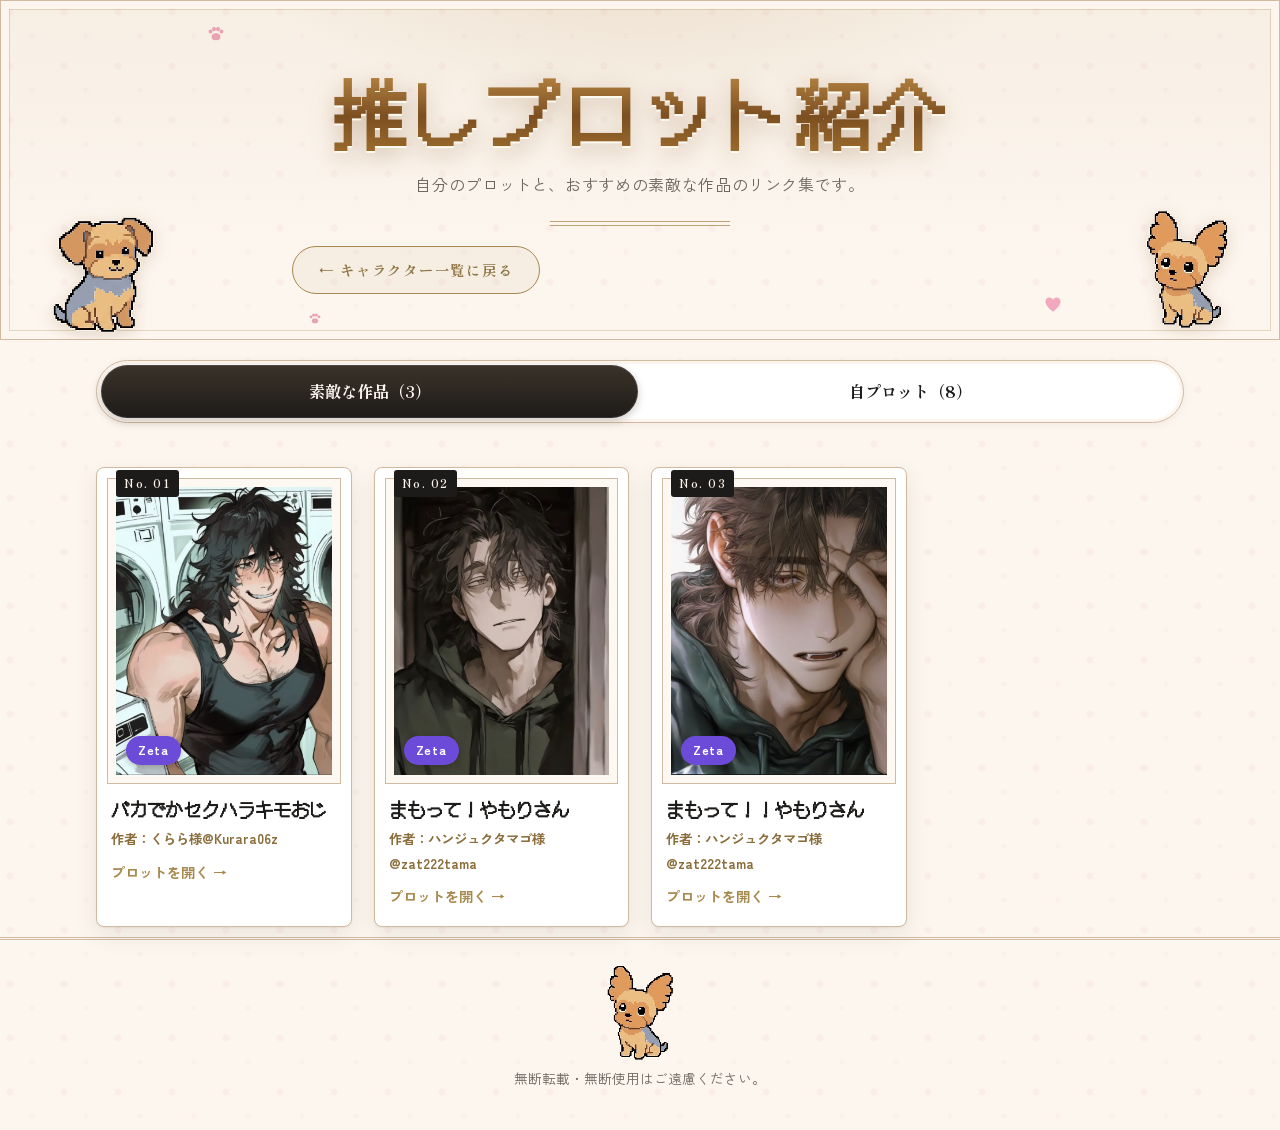
<file: plots.html>
<!doctype html>
<html lang="ja">
<head>
<meta charset="utf-8">
<meta name="viewport" content="width=device-width, initial-scale=1">
<title>推しプロット紹介</title>
<meta name="description" content="お気に入りのプロットを紹介するページ">
<link rel="preconnect" href="https://fonts.googleapis.com">
<link rel="preconnect" href="https://fonts.gstatic.com" crossorigin>
<link href="https://fonts.googleapis.com/css2?family=Shippori+Mincho+B1:wght@500;700;800&family=Zen+Kaku+Gothic+New:wght@400;700&family=DotGothic16&display=swap" rel="stylesheet">
<link rel="stylesheet" href="style.css?v=20261112z6">
</head>
<body>
<svg width="0" height="0" style="position:absolute" aria-hidden="true">
  <defs>
    <symbol id="paw" viewBox="0 0 100 100">
      <g fill="#e8a2b4">
        <ellipse cx="50" cy="67" rx="20" ry="16"/>
        <circle cx="25" cy="43" r="9"/><circle cx="41" cy="32" r="9.5"/>
        <circle cx="59" cy="32" r="9.5"/><circle cx="75" cy="43" r="9"/>
      </g>
    </symbol>
    <symbol id="heart" viewBox="0 0 100 100">
      <path d="M50 88 C20 62 8 45 8 30 C8 16 18 8 30 8 C40 8 48 14 50 23 C52 14 60 8 70 8 C82 8 92 16 92 30 C92 45 80 62 50 88 Z" fill="#f2a9bf"/>
    </symbol>
  </defs>
</svg>
<header class="hero hero-sub">
  <img class="yorkie y-left" src="images/yorkie-tare.png" alt="" aria-hidden="true">
  <img class="yorkie y-right" src="images/yorkie-puupu.png" alt="" aria-hidden="true">
  <svg class="paw-deco pd1" aria-hidden="true"><use href="#paw"/></svg>
  <svg class="paw-deco pd2" aria-hidden="true"><use href="#heart"/></svg>
  <svg class="paw-deco pd3" aria-hidden="true"><use href="#paw"/></svg>
  <div class="wrap">
    <h1>推しプロット紹介</h1>
    <p>自分のプロットと、おすすめの素敵な作品のリンク集です。</p>
    <div class="hero-rule" aria-hidden="true"><span></span></div>
    <p class="back-line"><a class="back-link" href="index.html">← キャラクター一覧に戻る</a></p>
  </div>
</header>

<main class="wrap">
  <div class="plot-tabs" role="tablist" aria-label="プロットの種類">
    <button class="ptab" type="button" data-ptab="works" aria-selected="true">素敵な作品</button>
    <button class="ptab" type="button" data-ptab="mine" aria-selected="false">自プロット</button>
  </div>
  <section id="panel-works">
    <div class="plot-grid exhibit-grid" id="plot-grid" aria-live="polite"></div>
    <p class="empty" id="plot-empty" hidden></p>
  </section>
  <section id="panel-mine" hidden>
    <div class="own-grid exhibit-grid" id="own-grid"></div>
    <p class="empty" id="own-empty" hidden>プロットタグの付いたキャラクターがまだいません。</p>
  </section>
</main>

<footer>
  <div class="wrap foot-in">
    <img class="yorkie-foot" src="images/yorkie-puupu.png" alt="" aria-hidden="true">
    <div>無断転載・無断使用はご遠慮ください。</div>
  </div>
</footer>

<script src="plots.js?v=20261112g"></script>
<button id="to-top" type="button" aria-label="一番上に戻る">↑</button>
</body>
</html>
</file>
<file: style.css>
:root {
  --bg: #fdf6ef;
  --surface: #ffffff;
  --ink: #1d1b19;
  --muted: #6b655e;
  --line: #eeddda;
  --accent: #cf5f7e;
  --accent-ink: #ffffff;
  --gold: #a8894f;
  --shadow: 0 1px 2px rgba(30, 20, 10, .06), 0 8px 24px rgba(30, 20, 10, .08);
  --serif: "Shippori Mincho B1", "Hiragino Mincho ProN", "Yu Mincho", serif;
  --sans: "Zen Kaku Gothic New", "Hiragino Sans", "Yu Gothic", system-ui, sans-serif;
}
@media (prefers-color-scheme: dark) {
  :root:not([data-theme="light"]) {
    --bg: #1e1518;
    --surface: #2a1f24;
    --ink: #f1ece4;
    --muted: #a39b90;
    --line: #453239;
    --accent: #e79fb4;
    --accent-ink: #1a0d08;
    --shadow: 0 1px 2px rgba(0, 0, 0, .4), 0 8px 24px rgba(0, 0, 0, .35);
  }
}

* { box-sizing: border-box; }
html { -webkit-text-size-adjust: 100%; }
body {
  margin: 0;
  background-color: var(--bg);
  background-image:
    radial-gradient(circle at 10px 12px, rgba(207, 95, 126, .05) 3px, transparent 4.2px),
    radial-gradient(circle at 32px 36px, rgba(207, 95, 126, .038) 2.2px, transparent 3.4px);
  background-size: 54px 54px;
  color: var(--ink);
  font-family: var(--sans);
  line-height: 1.8;
}
a { color: inherit; }
img { display: block; max-width: 100%; }

.wrap { max-width: 1120px; margin: 0 auto; padding: 0 16px; }

/* header */
.hero {
  position: relative;
  overflow: hidden;
  padding: 72px 0 36px;
  text-align: center;
  background:
    radial-gradient(560px 260px at 50% -60px, color-mix(in srgb, var(--gold) 16%, transparent), transparent 70%),
    linear-gradient(180deg, color-mix(in srgb, var(--gold) 7%, transparent), transparent 78%);
}
.hero .kicker {
  margin: 0 0 14px;
  font-size: .72rem;
  letter-spacing: .42em;
  text-indent: .42em;
  color: var(--accent);
  font-weight: 700;
}
.hero .wrap { position: relative; z-index: 1; }
.yorkie { position: absolute; pointer-events: none; z-index: 0; height: auto; image-rendering: pixelated; filter: drop-shadow(0 4px 8px rgba(120, 70, 20, .18)); }
.yorkie-foot { image-rendering: pixelated; }
.y-left { left: max(10px, 4vw); bottom: 6px; width: 104px; animation: floaty 3.8s ease-in-out infinite; }
.y-right { right: max(10px, 4vw); top: 14px; width: 84px; animation: floaty 4.6s ease-in-out infinite reverse; }
.yorkie { shape-rendering: crispEdges; }
.paw-deco { position: absolute; pointer-events: none; z-index: 0; animation: twinkle 3s ease-in-out infinite; }
.pd1 { left: 16%; top: 22px; width: 22px; height: 22px; }
.pd2 { right: 17%; bottom: 26px; width: 18px; height: 18px; animation-delay: .7s; }
.pd3 { left: 24%; bottom: 14px; width: 16px; height: 16px; animation-delay: 1.3s; }
@keyframes floaty { 0%, 100% { transform: translateY(0) rotate(-2deg); } 50% { transform: translateY(-7px) rotate(2.5deg); } }
@keyframes twinkle { 0%, 100% { opacity: .3; transform: scale(.9) rotate(-8deg); } 50% { opacity: .85; transform: scale(1.1) rotate(7deg); } }
.foot-in { text-align: center; }
.pet { position: fixed; left: 0; bottom: 4px; z-index: 60; pointer-events: none; will-change: transform; }
.pet .flipwrap { display: block; }
.pet img { display: block; width: 100%; height: auto; image-rendering: pixelated; filter: drop-shadow(0 3px 5px rgba(120, 70, 20, .2)); }
.pet.walking img { animation: walk-bob .34s ease-in-out infinite alternate; transform-origin: bottom center; }
.pet.sleeping img { animation: pet-breathe 2.8s ease-in-out infinite; transform: rotate(-3deg); }
.pet.barking img { animation: pet-hop .32s ease-in-out 3; }
@keyframes walk-bob { from { transform: translateY(0) rotate(-2deg); } to { transform: translateY(-3.5px) rotate(2deg); } }
@keyframes pet-breathe { 0%, 100% { scale: 1; } 50% { scale: 1.05; } }
@keyframes pet-hop { 0%, 100% { transform: translateY(0); } 40% { transform: translateY(-5px); } }
.pet .bubble {
  position: absolute; left: 50%; bottom: 97%; transform: translateX(-50%);
  background: var(--surface); border: 1px solid var(--line); color: var(--accent);
  font-size: .72rem; font-weight: 700; line-height: 1.5; white-space: nowrap;
  padding: 1px 9px; border-radius: 999px; box-shadow: var(--shadow);
}
.poop-counter { position: fixed; right: 10px; bottom: 8px; z-index: 61; background: var(--surface); border: 1px solid var(--line); border-radius: 999px; padding: 4px 12px; font-size: .8rem; box-shadow: var(--shadow); }
.poop { position: fixed; bottom: 6px; width: 24px; z-index: 55; pointer-events: auto; cursor: pointer; animation: poop-pop .35s cubic-bezier(.22, 1.4, .36, 1); transition: opacity .8s ease, transform .8s ease; }
.poop svg { display: block; width: 100%; height: 24px; }
.poop.bye { opacity: 0; transform: translateY(4px) scale(.8); }
.poop.picked { opacity: 0; transform: scale(1.3); transition: all .18s ease; }
@keyframes poop-pop { from { transform: scale(.4); opacity: 0; } to { transform: scale(1); opacity: 1; } }
.yorkie-foot { display: block; width: 68px; margin: 0 auto 6px; animation: floaty 4.2s ease-in-out infinite; }
@media (max-width: 720px) {
  .y-left { width: 64px; } .y-right { width: 56px; }
  .pd1 { left: 6%; } .pd2 { right: 6%; } .pd3 { display: none; }
}
.hero h1 {
  font-family: var(--serif);
  font-weight: 800;
  font-size: clamp(2.9rem, 9vw, 4.6rem);
  letter-spacing: .1em;
  line-height: 1.2;
  white-space: nowrap;
  margin: 0 0 14px;
  background: linear-gradient(180deg, #b07f3f 10%, #7c4f21 55%, #9a6a2c 95%);
  -webkit-background-clip: text;
  background-clip: text;
  color: transparent;
  filter: drop-shadow(0 2px 0 rgba(255, 251, 240, .95)) drop-shadow(0 6px 12px rgba(124, 79, 33, .30));
}
.hero p { margin: 0 auto; color: var(--muted); max-width: 40em; }
.hero-rule { display: flex; justify-content: center; margin-top: 22px; }
.hero-rule span {
  display: block; width: 180px; height: 5px;
  border-top: 1px solid var(--gold);
  border-bottom: 1px solid var(--gold);
  opacity: .75;
}

.tabs {
  display: grid; grid-template-columns: repeat(4, 1fr); gap: 4px; width: 100%;
  background: var(--surface); border: 1px solid var(--line);
  border-radius: 999px; padding: 4px; margin: 4px 0 6px;
}
.tab {
  font: inherit; font-weight: 700; color: var(--muted); white-space: nowrap;
  background: transparent; border: none; border-radius: 999px;
  padding: 10px 2px; cursor: pointer; text-align: center;
  font-size: clamp(.78rem, 3.4vw, 1rem);
}
.tab[aria-selected="true"] { background: var(--ink); color: var(--bg); }
.toolbar {
  display: flex; gap: 12px; flex-wrap: wrap; align-items: center;
  padding: 12px 0 24px;
}
.toolbar input[type="search"] {
  flex: 1 1 220px; min-width: 0;
  font: inherit; color: inherit;
  padding: 10px 14px;
  background: var(--surface);
  border: 1px solid var(--line);
  border-radius: 999px;
}
.toolbar input:focus-visible, .chip:focus-visible, .card:focus-visible, button:focus-visible {
  outline: 2px solid var(--accent); outline-offset: 2px;
}
.chips { display: flex; gap: 8px; flex-wrap: wrap; }
.chip {
  font: inherit; font-size: .85rem; color: var(--muted);
  background: var(--surface); border: 1px solid var(--line);
  padding: 4px 12px; border-radius: 999px; cursor: pointer;
}
.chip[aria-pressed="true"] { background: var(--ink); color: var(--bg); border-color: var(--ink); }

/* grid */
.grid {
  display: grid; gap: 20px;
  grid-template-columns: repeat(4, minmax(0, 1fr));
  padding-bottom: 72px;
  align-content: start;
}
.card {
  all: unset; box-sizing: border-box; cursor: pointer;
  display: flex; flex-direction: column;
  background: var(--surface);
  border: 1px solid var(--line);
  border-radius: 18px; overflow: hidden;
  transition: transform .2s ease, box-shadow .2s ease;
}
.card:hover { transform: translateY(-4px) rotate(-.4deg); box-shadow: var(--shadow); }
.card .thumb { aspect-ratio: 3 / 4; overflow: hidden; background: var(--line); position: relative; }
.role {
  display: inline-block; font-family: var(--serif); font-weight: 800; letter-spacing: .12em;
  font-size: .95rem; line-height: 1; padding: 7px 12px 7px 14px; border-radius: 999px;
  color: #fff; box-shadow: 0 2px 8px rgba(0, 0, 0, .3);
}
.role.seme { background: #b5452f; }
.role.uke { background: #2f6fb5; }
.role.rev { background: #6b4fa0; }
.modal .role-line { margin-bottom: 12px; }
.modal .role-line .role { font-size: 1.12rem; padding: 10px 22px 10px 24px; box-shadow: 0 4px 14px rgba(0, 0, 0, .30); }
.card .marks { display: flex; flex-direction: column; align-items: flex-start; gap: 4px; margin: 6px 0 2px; }
.card .mark {
  font-size: .72rem; font-weight: 700; letter-spacing: .1em; line-height: 1;
  padding: 6px 10px; border-radius: 999px; color: #fff;
  box-shadow: 0 2px 8px rgba(0, 0, 0, .3);
}
.card .mark.plot { background: linear-gradient(135deg, #c9a227, #a8894f); }
.card .mark.proxy { background: #243447; }
.card.has-plot { border-color: var(--gold); box-shadow: 0 6px 20px rgba(168, 137, 79, .22); }
.card.has-proxy { border-color: #243447; }
.card .mark.uchiyoso { background: #2e8b72; }
.card.has-uchiyoso { border-color: #2e8b72; }
.card .thumb img { width: 100%; height: 100%; object-fit: cover; object-position: top center; transition: transform .45s ease; }
.card:hover .thumb img { transform: scale(1.045); }
.card .meta { padding: 12px 14px 16px; }
.card .name {
  font-family: var(--serif); font-weight: 700; font-size: 1.15rem; line-height: 1.4;
  white-space: nowrap; overflow: hidden; text-overflow: ellipsis;
}
.card .name:has(ruby) { line-height: 2.05; }
.card .name rt { font-family: var(--sans); font-size: .5em; font-weight: 400; letter-spacing: .06em; color: var(--muted); }
.modal h2:has(ruby) { line-height: 1.75; }
.modal h2 rt { font-family: var(--sans); font-size: .36em; font-weight: 700; letter-spacing: .12em; color: var(--accent); }
.card .sub { color: var(--muted); font-size: .85rem; margin-top: 2px; }
.empty { color: var(--muted); padding: 48px 0; text-align: center; grid-column: 1 / -1; }

/* modal */
dialog {
  border: none; padding: 0; background: var(--surface); color: var(--ink);
  width: min(960px, calc(100vw - 24px)); max-height: calc(100dvh - 24px);
  border-radius: 18px; box-shadow: var(--shadow); overflow: hidden;
}
dialog::backdrop { background: rgba(10, 8, 6, .6); }
dialog[open] { animation: nuru-in .34s cubic-bezier(.22, 1.2, .36, 1); transform-origin: center bottom; }
dialog[open]::backdrop { animation: backdrop-in .25s ease; }
@keyframes nuru-in {
  from { opacity: 0; transform: translateY(26px) scale(.965); }
  60% { opacity: 1; }
  to { opacity: 1; transform: translateY(0) scale(1); }
}
@keyframes backdrop-in { from { opacity: 0; } to { opacity: 1; } }
.card:active { transform: scale(.97); }
.modal { display: grid; grid-template-columns: minmax(0, 1fr) minmax(0, 1fr); max-height: calc(100dvh - 24px); }
.modal .gallery { background: var(--line); display: flex; flex-direction: column; min-height: 0; }
.modal .gallery .main { flex: 1; min-height: 0; display: grid; place-items: center; overflow: hidden; }
.modal .gallery .main img { width: 100%; height: 100%; max-height: calc(100dvh - 24px - 84px); object-fit: contain; }
.modal .thumbs { display: flex; gap: 8px; padding: 10px; justify-content: center; }
.modal .thumbs button {
  all: unset; cursor: pointer; width: 52px; height: 64px; border-radius: 8px; overflow: hidden;
  border: 2px solid transparent; opacity: .65;
}
.modal .thumbs button[aria-current="true"] { border-color: var(--accent); opacity: 1; }
.modal .thumbs img { width: 100%; height: 100%; object-fit: cover; object-position: top; }
.modal .info { padding: 32px 28px 28px; overflow: auto; }
.modal h2 { font-family: var(--serif); font-size: 1.9rem; margin: 0; line-height: 1.3; }
.modal .age { color: var(--accent); font-weight: 700; margin: 2px 0 14px; }
.modal .summary { font-family: var(--serif); font-size: 1.05rem; margin: 0 0 20px; }
.plot-links { border: 2px solid var(--gold); background: #fff8e6; border-radius: 14px; padding: 14px; margin: 0 0 20px; }
.plot-links-title { color: #8a6414; font-weight: 700; letter-spacing: .08em; margin-bottom: 10px; }
.plot-link-buttons { display: flex; flex-wrap: wrap; gap: 8px; }
.plot-link { color: #fff; text-decoration: none; font-weight: 700; padding: 10px 16px; border-radius: 999px; box-shadow: 0 3px 8px rgba(90, 60, 0, .18); }
.plot-link.zeta { background: #6c4bd8; }
.plot-link.chacha { background: #e56b8c; }
.plot-link.moox { background: #2f8f83; }
.modal dl { margin: 0; }
.modal dt { font-size: .75rem; letter-spacing: .14em; color: var(--muted); margin-top: 16px; }
.modal dd { margin: 2px 0 0; }
.modal .tags { display: flex; gap: 6px; flex-wrap: wrap; margin-top: 20px; }
.modal .tags span { font-size: .8rem; border: 1px solid var(--line); color: var(--muted); padding: 1px 10px; border-radius: 999px; }
.close {
  position: absolute; top: 10px; right: 10px; z-index: 2;
  width: 40px; height: 40px; border-radius: 50%; border: none; cursor: pointer;
  background: var(--surface); color: var(--ink); font-size: 1.3rem; line-height: 1;
  box-shadow: var(--shadow);
}

footer { border-top: 1px solid var(--line); padding: 24px 0 40px; color: var(--muted); font-size: .85rem; }

@media (max-width: 720px) {
  .hero { padding-top: 36px; }
  .grid { grid-template-columns: repeat(4, minmax(0, 1fr)); gap: 8px; }
  .card { border-radius: 12px; }
  .card .meta { padding: 7px 8px 9px; }
  .card .name { font-size: .78rem; }
  .card .sub { font-size: .66rem; white-space: nowrap; overflow: hidden; text-overflow: ellipsis; }
  .card .thumb .role { font-size: .66rem; padding: 4px 8px 4px 9px; top: 6px; left: 6px; }
  .card .marks { top: 6px; right: 6px; gap: 4px; }
  .card .mark { font-size: .6rem; padding: 4px 7px; }
  .modal { grid-template-columns: 1fr; overflow: auto; }
  .modal .gallery .main img { max-height: 60dvh; }
  .modal .info { padding: 20px 18px 28px; overflow: visible; }
  dialog { overflow: auto; }
}
@media (prefers-reduced-motion: reduce) {
  .card { transition: none; } .card:hover { transform: none; }
  dialog[open], dialog[open]::backdrop { animation: none; }
  .yorkie, .paw-deco, .yorkie-foot { animation: none; }
  .pet img, .poop { animation: none; }
}

/* admin */
.admin h1 { font-family: var(--serif); font-size: 1.8rem; margin: 40px 0 4px; }
.panel { background: var(--surface); border: 1px solid var(--line); border-radius: 14px; padding: 20px; margin: 20px 0; }
.panel h2 { font-family: var(--serif); font-size: 1.2rem; margin: 0 0 12px; }
.panel details > summary { cursor: pointer; font-family: var(--serif); font-size: 1.2rem; font-weight: 700; }
.field { display: grid; gap: 4px; margin: 12px 0; }
.field label, .field .lbl { font-size: .85rem; color: var(--muted); }
.field input[type="text"], .field input[type="password"], .field input[type="search"], .field input[type="url"], .field textarea {
  font: inherit; font-size: 16px; color: inherit; background: var(--bg);
  border: 1px solid var(--line); border-radius: 10px; padding: 12px 14px; width: 100%;
}
.field textarea { min-height: 84px; resize: vertical; }
.row { display: grid; grid-template-columns: 1fr 1fr; gap: 12px; }
@media (max-width: 560px) { .row { grid-template-columns: 1fr; } }
.btn {
  font: inherit; font-weight: 700; cursor: pointer;
  background: var(--accent); color: var(--accent-ink);
  border: none; border-radius: 999px; padding: 10px 22px; min-height: 46px;
}
.btn.ghost { background: transparent; color: var(--ink); border: 1px solid var(--line); }
.btn.danger { background: transparent; color: var(--accent); border: 1px solid var(--accent); }
.btn:disabled { opacity: .5; cursor: progress; }
.actions { display: flex; gap: 10px; flex-wrap: wrap; margin-top: 16px; }
.note { color: var(--muted); font-size: .85rem; }
.status { margin-top: 12px; min-height: 1.6em; font-size: .9rem; }
.status.err { color: var(--accent); font-weight: 700; }
.list { display: grid; gap: 8px; }
.list .item { display: flex; gap: 12px; align-items: center; padding: 8px; border: 1px solid var(--line); border-radius: 10px; }
.list .item img { width: 56px; height: 72px; object-fit: cover; object-position: top; border-radius: 8px; background: var(--line); }
.list .item .t { flex: 1; min-width: 0; }
.list .item .t small { color: var(--muted); display: block; }
.imgs { display: flex; gap: 10px; flex-wrap: wrap; margin-top: 6px; }
.imgs figure { margin: 0; width: 84px; text-align: center; font-size: .75rem; color: var(--muted); }
.imgs img { width: 84px; height: 108px; object-fit: cover; object-position: top; border-radius: 8px; background: var(--line); }
.check { display: flex; gap: 8px; align-items: flex-start; font-size: .9rem; }

/* admin usability */
.role-btn { font-size: 1rem; font-weight: 700; padding: 10px 26px; min-height: 46px; }
.role-btn[data-role="攻め"][aria-pressed="true"] { background: #b5452f; border-color: #b5452f; color: #fff; }
.role-btn[data-role="受け"][aria-pressed="true"] { background: #2f6fb5; border-color: #2f6fb5; color: #fff; }
.role-btn[data-role="リバ"][aria-pressed="true"] { background: #6b4fa0; border-color: #6b4fa0; color: #fff; }
.tag-suggest { margin-top: 8px; }
.tag-suggest-btn.plot { border: 1px solid var(--gold); color: var(--gold); font-weight: 700; }
.tag-suggest-btn.uchiyoso { border: 1px solid #2e8b72; color: #2e8b72; font-weight: 700; }
#intro-field { border-left: 3px solid var(--gold); padding-left: 12px; }
[hidden] { display: none !important; }
.plot-url-field { border: 2px solid var(--gold); background: #fffaf0; border-radius: 14px; padding: 14px; }
.plot-url-field .plot-url-title { color: #8a6414; font-size: 1rem; font-weight: 700; }
.plot-url-field label { margin-top: 6px; color: var(--ink); font-weight: 700; }
.tag-suggest .chip { padding: 7px 14px; min-height: 38px; }
.tag-suggest .chip[aria-pressed="true"] { background: var(--gold); border-color: var(--gold); color: #fff; }
.savebar {
  position: sticky; bottom: 0; z-index: 5;
  background: var(--surface);
  border-top: 1px solid var(--line);
  padding: 12px 0 4px; margin-top: 20px;
}
.savebar .btn[type="submit"] { flex: 1 1 auto; }
.list .item { padding: 10px; }
.list .item .btn { min-height: 42px; padding: 8px 16px; }

.modal .secret {
  filter: blur(7px); cursor: pointer; user-select: none; -webkit-user-select: none;
  transition: filter .25s ease;
}
.modal .secret.revealed { filter: none; user-select: text; -webkit-user-select: text; }
.modal .secret-hint { display: block; margin-top: 5px; font-size: .74rem; color: var(--muted); }

.modal .prompt-text { white-space: pre-wrap; overflow-wrap: anywhere; }
.modal .copy-btn {
  display: block; margin-top: 7px; font: inherit; font-size: .78rem; font-weight: 700;
  padding: 6px 16px; border-radius: 999px; border: 1px solid var(--line);
  background: var(--surface); color: var(--ink); cursor: pointer;
}
.modal .copy-btn:active { transform: scale(.96); }

.list { display: grid; grid-template-columns: repeat(4, 1fr); gap: 10px; }
.list .note { grid-column: 1 / -1; }
.acard {
  background: var(--surface); border: 1px solid var(--line); border-radius: 14px;
  overflow: hidden; text-align: center; cursor: pointer;
  touch-action: pan-y; user-select: none; -webkit-user-select: none; -webkit-touch-callout: none;
}
.acard img { width: 100%; aspect-ratio: 4 / 5; object-fit: cover; object-position: top; display: block; background: var(--line); }
.acard .aimg-empty { width: 100%; aspect-ratio: 4 / 5; background: var(--line); }
.acard .aname { font-weight: 700; font-size: .84rem; padding: 7px 4px 2px; white-space: nowrap; overflow: hidden; text-overflow: ellipsis; }
.acard .afoot { display: flex; gap: 6px; justify-content: center; padding: 5px 6px 10px; }
.acard .afoot .btn { min-height: 34px; padding: 5px 12px; font-size: .78rem; }
.acard.dragging {
  outline: 3px solid var(--accent); transform: scale(1.03);
  opacity: .94; box-shadow: 0 18px 40px rgba(31, 27, 23, .35);
}
.acard img { pointer-events: none; -webkit-user-drag: none; }
.acard-ph { border: 2px dashed var(--line); border-radius: 14px; background: rgba(31, 27, 23, .06); }

.pager {
  display: flex; align-items: center; justify-content: space-between; gap: 12px;
  max-width: 600px; margin: 28px auto 4px;
}
.pager[hidden] { display: none; }
.pager-btn {
  font: inherit; font-weight: 700; letter-spacing: .05em; cursor: pointer;
  padding: 13px 10px; border-radius: 999px; border: 1px solid var(--line);
  background: var(--ink); color: var(--bg);
  flex: 0 0 148px; text-align: center; white-space: nowrap;
}
#page-prev { background: var(--surface); color: var(--ink); }
.pager-btn:active { transform: scale(.97); }
.pager-info { font-weight: 700; color: var(--muted); white-space: nowrap; }
@keyframes pOutNext { to { transform: translateX(-72px); opacity: 0; } }
@keyframes pInNext { from { transform: translateX(72px); opacity: 0; } }
@keyframes pOutPrev { to { transform: translateX(72px); opacity: 0; } }
@keyframes pInPrev { from { transform: translateX(-72px); opacity: 0; } }
.page-out-next { animation: pOutNext .22s cubic-bezier(.5, 0, .75, 0) forwards; will-change: transform, opacity; }
.page-in-next { animation: pInNext .34s cubic-bezier(.22, .61, .21, 1); will-change: transform, opacity; }
.page-out-prev { animation: pOutPrev .22s cubic-bezier(.5, 0, .75, 0) forwards; will-change: transform, opacity; }
.page-in-prev { animation: pInPrev .34s cubic-bezier(.22, .61, .21, 1); will-change: transform, opacity; }
@media (prefers-reduced-motion: reduce) {
  .page-out-next, .page-in-next, .page-out-prev, .page-in-prev { animation: none; }
}

/* ===== Classical refinement（上品クラシカル） ===== */
:root { --gold-line: color-mix(in srgb, var(--gold) 42%, var(--line)); }

/* ヒーロー：内側に額縁のような二重の枠 */
.hero {
  box-shadow:
    inset 0 0 0 1px var(--gold-line),
    inset 0 0 0 9px var(--bg),
    inset 0 0 0 10px color-mix(in srgb, var(--gold) 30%, transparent);
}
/* キッカー：両側に金のライン */
.hero .kicker { display: flex; align-items: center; justify-content: center; gap: 16px; text-indent: 0; }
.hero .kicker::before, .hero .kicker::after {
  content: ""; height: 1px; width: min(76px, 16vw);
}
.hero .kicker::before { background: linear-gradient(90deg, transparent, var(--gold)); }
.hero .kicker::after { background: linear-gradient(90deg, var(--gold), transparent); }

.hero p { letter-spacing: .04em; }

/* タブ・チップ：金の差し色と深み */
.tabs { border-color: var(--gold-line); box-shadow: 0 2px 10px rgba(30, 20, 10, .05), inset 0 0 0 3px var(--bg); }
.tab[aria-selected="true"] {
  background: linear-gradient(180deg, #3b332a, var(--ink));
  box-shadow: inset 0 0 0 1px rgba(255, 255, 255, .10), 0 3px 8px rgba(30, 20, 10, .22);
}
.chip { border-color: var(--gold-line); }
.chip[aria-pressed="true"] { background: linear-gradient(180deg, #3b332a, var(--ink)); border-color: var(--ink); }
.toolbar input[type="search"] { border-color: var(--gold-line); box-shadow: inset 0 1px 4px rgba(30, 20, 10, .05); }

/* カード：金の縁取りと深い影、写真にマットの内枠 */
.card {
  border-color: var(--gold-line);
  box-shadow: 0 1px 2px rgba(30, 20, 10, .05), 0 12px 28px rgba(30, 20, 10, .08);
}
.card:hover { box-shadow: 0 2px 3px rgba(30, 20, 10, .06), 0 18px 38px rgba(124, 79, 33, .18); }
.card .thumb::after {
  content: ""; position: absolute; inset: 0; pointer-events: none;
  box-shadow: inset 0 0 0 1px rgba(255, 255, 255, .30), inset 0 0 0 5px rgba(29, 27, 25, .05);
}
.card .meta {
  border-top: 1px solid var(--gold-line);
  background: color-mix(in srgb, var(--gold) 5%, var(--surface));
}
.card .name { letter-spacing: .03em; }

/* 詳細モーダル：外枠と内枠の額縁 */
dialog {
  border: 1px solid var(--gold-line);
  border-radius: 12px;
  box-shadow: 0 30px 70px rgba(20, 12, 4, .38), 0 4px 18px rgba(20, 12, 4, .22);
}
.modal { position: relative; }
.modal::after {
  content: ""; position: absolute; inset: 7px; z-index: 4; pointer-events: none;
  border: 1px solid color-mix(in srgb, var(--gold) 38%, transparent);
  border-radius: 6px;
}
/* ギャラリー：マット（余白）＋額縁 */
.modal .gallery {
  background: linear-gradient(180deg, color-mix(in srgb, var(--gold) 16%, var(--line)), var(--line));
  padding: 16px;
}
.modal .gallery .main {
  background: color-mix(in srgb, var(--gold) 8%, var(--surface));
  border: 1px solid color-mix(in srgb, var(--gold) 55%, transparent);
  box-shadow: 0 12px 30px rgba(30, 20, 10, .22), inset 0 0 0 4px color-mix(in srgb, var(--gold) 10%, var(--surface));
}
.modal .thumbs { padding: 12px 2px 2px; }
.modal .thumbs button { border-radius: 4px; box-shadow: 0 2px 6px rgba(30, 20, 10, .18); }

/* 情報側：見出しの飾り線、引用風サマリー、仕様書風の罫 */
.modal h2 { padding-bottom: 12px; }
.modal h2::after {
  content: ""; display: block; width: 68px; height: 3px; margin-top: 10px; border-radius: 2px;
  background: linear-gradient(90deg, var(--gold), color-mix(in srgb, var(--gold) 15%, transparent));
}
.modal .age { letter-spacing: .1em; }
.modal .summary {
  border-left: 3px solid color-mix(in srgb, var(--gold) 70%, transparent);
  padding: 4px 0 4px 14px;
  background: linear-gradient(90deg, color-mix(in srgb, var(--gold) 8%, transparent), transparent 72%);
}
.modal dt { color: color-mix(in srgb, var(--gold) 78%, var(--ink)); font-weight: 700; }
.modal dd { border-bottom: 1px dotted var(--gold-line); padding-bottom: 10px; }
.modal .prompt-text {
  background: color-mix(in srgb, var(--gold) 6%, var(--bg));
  border: 1px solid var(--gold-line); border-radius: 8px;
  padding: 10px 12px; font-size: .94rem;
}
.modal .copy-btn { border-color: var(--gold-line); }
.modal .copy-btn:hover { border-color: var(--gold); }
.modal .tags span {
  border-color: var(--gold-line); color: color-mix(in srgb, var(--gold) 72%, var(--ink));
  background: color-mix(in srgb, var(--gold) 6%, var(--surface)); letter-spacing: .05em;
}
.plot-links { box-shadow: inset 0 0 0 3px #fffdf4, inset 0 0 0 4px color-mix(in srgb, var(--gold) 35%, transparent), 0 6px 16px rgba(90, 60, 0, .10); }
.close { border: 1px solid var(--gold-line); }

/* フッター：二重線 */
footer { border-top: 3px double var(--gold-line); }

/* ページャーボタン：影で浮かせる */
.pager-btn { box-shadow: 0 5px 14px rgba(30, 20, 10, .16); }
#page-prev { border-color: var(--gold-line); }

@media (max-width: 720px) {
  .modal .gallery { padding: 10px; }
  .modal::after { inset: 5px; }
}

/* ===== Loading screen ===== */
.loader {
  position: fixed; inset: 0; z-index: 200;
  background: var(--bg);
  display: flex; flex-direction: column; align-items: center; justify-content: center; gap: 18px;
  transition: opacity .45s ease;
}
.loader.done { opacity: 0; pointer-events: none; }
.loader-img {
  width: min(400px, 84vw); height: auto;
  border-radius: 14px; border: 1px solid var(--gold-line);
  box-shadow: 0 16px 40px rgba(30, 20, 10, .16);
  background: #f7efe3;
  animation: loader-bob .38s ease-in-out infinite alternate;
}
@keyframes loader-bob {
  from { transform: translateY(0) rotate(-1deg); }
  to { transform: translateY(-7px) rotate(1.2deg); }
}
.loader-text {
  margin: 0; font-family: var(--serif); font-weight: 700; font-size: .95rem;
  letter-spacing: .34em; text-indent: .34em;
  color: color-mix(in srgb, var(--gold) 80%, var(--ink));
  animation: loader-pulse 1.6s ease-in-out infinite;
}
@keyframes loader-pulse { 0%, 100% { opacity: .45; } 50% { opacity: 1; } }
@media (prefers-reduced-motion: reduce) {
  .loader { transition: none; }
  .loader-text { animation: none; }
  .loader-img { animation: none; }
}

/* ===== Loading progress bar ===== */
.loader-progress {
  position: relative;
  width: min(300px, 74vw);
  margin-top: 34px;
}
.loader-runner {
  position: absolute;
  left: 0%;
  bottom: calc(100% + 1px);
  width: 74px; height: auto;
  transform: translateX(-50%);
  filter: drop-shadow(0 3px 3px rgba(30, 20, 10, .22));
  animation: runner-bob .3s ease-in-out infinite alternate;
  z-index: 1;
}
@keyframes runner-bob {
  from { transform: translateX(-50%) translateY(0) rotate(-2deg); }
  to { transform: translateX(-50%) translateY(-4px) rotate(2deg); }
}
.loader-bar {
  height: 8px;
  border-radius: 99px;
  background: color-mix(in srgb, var(--gold) 22%, var(--bg));
  border: 1px solid var(--gold-line);
  overflow: hidden;
}
.loader-bar-fill {
  height: 100%;
  width: 0%;
  border-radius: 99px;
  background: linear-gradient(90deg, var(--gold), #8a6a2f);
  transition: width .18s ease;
}
.loader-pct {
  letter-spacing: .08em;
  font-variant-numeric: tabular-nums;
}
@media (prefers-reduced-motion: reduce) {
  .loader-runner { animation: none; }
  .loader-bar-fill { transition: none; }
}

/* ===== 推しプロット紹介ページ ===== */
.hero-sub { padding: 40px 0 26px; }
.back-line { margin: 0 0 10px; text-align: left; }
.back-link { color: var(--gold); font-weight: 700; font-size: .9rem; text-decoration: none; }
.back-link:hover { text-decoration: underline; }
.hero-nav { margin: 20px 0 0; }
.plots-link {
  display: inline-block;
  padding: 10px 26px;
  border: 1.5px solid var(--gold);
  border-radius: 999px;
  color: color-mix(in srgb, var(--gold) 82%, var(--ink));
  background: color-mix(in srgb, var(--gold) 8%, transparent);
  font-family: var(--serif);
  font-weight: 700;
  letter-spacing: .12em;
  text-decoration: none;
  transition: background .2s ease, color .2s ease;
}
.plots-link:hover { background: var(--gold); color: #fff; }
.plot-grid {
  display: grid;
  grid-template-columns: repeat(auto-fill, minmax(min(100%, 250px), 1fr));
  gap: 18px;
  padding: 26px 0 10px;
}
.plot-card {
  display: block;
  background: var(--surface);
  border: 1px solid var(--gold-line, var(--line));
  border-radius: 14px;
  overflow: hidden;
  box-shadow: var(--shadow);
  text-decoration: none;
  transition: transform .18s ease, box-shadow .18s ease;
}
.plot-card:hover { transform: translateY(-3px); }
.plot-thumb {
  position: relative;
  aspect-ratio: 16 / 9;
  background: linear-gradient(135deg, color-mix(in srgb, var(--gold) 26%, var(--bg)), color-mix(in srgb, var(--accent) 20%, var(--bg)));
  overflow: hidden;
}
.plot-thumb-fallback {
  position: absolute; inset: 0;
  display: flex; align-items: center; justify-content: center;
  font-family: var(--serif); font-weight: 800; font-size: 1.5rem; letter-spacing: .14em;
  color: color-mix(in srgb, var(--gold) 75%, var(--ink));
}
.plot-thumb img {
  position: absolute; inset: 0;
  width: 100%; height: 100%;
  object-fit: cover;
}
.plot-badge {
  position: absolute; left: 10px; bottom: 10px;
  padding: 3px 12px;
  border-radius: 999px;
  color: #fff; font-size: .78rem; font-weight: 700; letter-spacing: .06em;
  box-shadow: 0 2px 6px rgba(30, 20, 10, .25);
}
.plot-badge.zeta { background: #6c4bd8; }
.plot-badge.chacha { background: #e56b8c; }
.plot-badge.moox { background: #2f8f83; }
.plot-badge.other { background: #8a7a5c; }
.plot-meta { padding: 14px 16px 16px; }
.plot-meta h3 {
  margin: 0 0 6px;
  font-family: var(--serif); font-size: 1.06rem; line-height: 1.5;
}
.plot-comment { margin: 0 0 10px; color: var(--muted); font-size: .9rem; line-height: 1.7; }
.plot-open { color: var(--gold); font-weight: 700; font-size: .88rem; letter-spacing: .06em; }

/* 管理画面：推しプロット一覧 */
.prow {
  display: flex; align-items: center; gap: 12px;
  padding: 10px 0;
  border-bottom: 1px dotted var(--line);
}
.prow img { width: 76px; height: 50px; object-fit: cover; border-radius: 8px; flex: none; }
.pthumb-empty {
  width: 76px; height: 50px; flex: none;
  display: flex; align-items: center; justify-content: center;
  border: 1px dashed var(--line); border-radius: 8px;
  color: var(--muted); font-size: .78rem;
}
.prow .ptitle { flex: 1; font-weight: 700; line-height: 1.5; }
.field select {
  width: 100%;
  font: inherit; font-size: 16px;
  padding: 10px;
  border: 1px solid var(--line); border-radius: 10px;
  background: var(--surface); color: var(--ink);
}

/* ===== ドット文字（タイトル・見出し） ===== */
:root { --dot: "DotGothic16", "Zen Kaku Gothic New", sans-serif; }
.hero h1,
.modal h2,
.card .name,
.plot-meta h3 {
  font-family: var(--dot);
  font-weight: 400;
  letter-spacing: .04em;
}

/* ===== キャラ詳細：プロットリンクのサムネ＋タイトル ===== */
.plot-rich { display: flex; flex-direction: column; gap: 10px; }
.plot-rich-card {
  display: flex; gap: 12px; align-items: center;
  padding: 8px;
  background: var(--surface);
  border: 1px solid var(--line);
  border-radius: 12px;
  text-decoration: none;
  transition: transform .15s ease, box-shadow .15s ease;
}
.plot-rich-card:hover { transform: translateY(-2px); box-shadow: var(--shadow); }
.plot-rich-thumb {
  position: relative; flex: none;
  width: 118px; aspect-ratio: 16 / 9;
  border-radius: 8px; overflow: hidden;
  background: linear-gradient(135deg, color-mix(in srgb, var(--gold) 26%, var(--bg)), color-mix(in srgb, var(--accent) 20%, var(--bg)));
}
.plot-rich-thumb img { position: absolute; inset: 0; width: 100%; height: 100%; object-fit: cover; }
.plot-rich-thumb .plot-thumb-fallback { font-size: 1rem; }
.plot-rich-meta { min-width: 0; }
.plot-rich-title {
  font-weight: 700; line-height: 1.55;
  display: -webkit-box; -webkit-line-clamp: 2; -webkit-box-orient: vertical; overflow: hidden;
}
.plot-rich-svc { font-size: .8rem; font-weight: 700; margin-top: 2px; }
.plot-rich-card.zeta .plot-rich-svc { color: #6c4bd8; }
.plot-rich-card.chacha .plot-rich-svc { color: #e56b8c; }
.plot-rich-card.moox .plot-rich-svc { color: #2f8f83; }

/* ===== タイトル調整：太字ドット・ページ間位置揃え ===== */
.hero h1 { font-weight: 700; }
.hero-sub { padding: 68px 20px 46px; }
.hero-sub .hero-nav { position: absolute; top: 14px; left: 18px; margin: 0; z-index: 3; }
.hero-sub h1 { max-width: 100%; }

/* ===== タイトル見栄え修正＋プロットページのタブ・自プロット ===== */
.hero .y-right { top: auto; bottom: 12px; }
.hero-sub .back-line { position: absolute; top: 14px; left: 18px; margin: 0; z-index: 3; }
.plot-tabs {
  display: grid; grid-template-columns: 1fr 1fr; gap: 4px;
  background: var(--surface); border: 1px solid var(--gold-line);
  border-radius: 999px; padding: 4px; margin: 20px 0 18px;
  box-shadow: 0 2px 10px rgba(30, 20, 10, .05), inset 0 0 0 3px var(--bg);
}
.ptab {
  appearance: none; border: 0; background: transparent; border-radius: 999px;
  padding: 12px 8px; font: inherit; font-family: var(--serif); font-weight: 700;
  font-size: 1.02rem; color: var(--ink); cursor: pointer;
}
.ptab[aria-selected="true"] {
  background: linear-gradient(180deg, #3b332a, var(--ink)); color: var(--bg);
  box-shadow: inset 0 0 0 1px rgba(255, 255, 255, .10), 0 3px 8px rgba(30, 20, 10, .22);
}
.own-grid { display: grid; grid-template-columns: repeat(auto-fill, minmax(250px, 1fr)); gap: 18px; }
.own-card {
  background: var(--surface); border: 1px solid var(--gold-line);
  border-radius: var(--radius); overflow: hidden; box-shadow: var(--shadow);
  display: flex; flex-direction: column;
}
.own-thumb { aspect-ratio: 4 / 3; background: color-mix(in srgb, var(--gold) 14%, var(--bg)); }
.own-thumb img { width: 100%; height: 100%; object-fit: cover; display: block; }
.own-body { padding: 14px 16px 16px; display: flex; flex-direction: column; gap: 10px; }
.own-name { font-family: var(--dot); font-size: 1.3rem; line-height: 1.35; }
.own-intro { font-size: .92rem; line-height: 1.7; white-space: pre-wrap; margin: 0; }
.own-links { display: flex; flex-direction: column; gap: 8px; }
.own-nolink { font-size: .85rem; opacity: .75; margin: 0; }

/* ===== 最終微調整：戻るリンク重なり解消・自プロット画像の見切れ対策 ===== */
.hero-sub { padding: 34px 20px 46px; }
.hero-sub .back-line { position: static; margin: 0 0 10px; }
.own-thumb { aspect-ratio: 3 / 4; }
.own-thumb img { object-position: top; }

/* ===== 管理画面：グループ絞り込み・ページ内ジャンプ ===== */
.group-filter { display: flex; gap: 8px; flex-wrap: wrap; margin: 4px 0 10px; }
.gbtn {
  appearance: none; border: 1px solid var(--gold-line); background: var(--surface);
  color: var(--ink); border-radius: 999px; padding: 9px 14px;
  font: inherit; font-weight: 700; font-size: .92rem; cursor: pointer;
}
.gbtn[aria-pressed="true"] { background: linear-gradient(180deg, #3b332a, var(--ink)); color: var(--bg); }
.jump-nav { display: flex; gap: 8px; align-items: center; flex-wrap: wrap; font-size: .9rem; margin: 0 0 12px; }

/* ===== 展示風カード（プロット紹介ページ共通） ===== */
.exhibit-grid { gap: 22px; }
.exhibit-card {
  display: block;
  background: var(--surface);
  border: 1px solid var(--gold-line);
  border-radius: 8px;
  padding: 10px;
  box-shadow: var(--shadow);
  text-decoration: none;
  color: inherit;
  transition: transform .15s ease, box-shadow .15s ease;
}
a.exhibit-card:hover { transform: translateY(-3px); }
.exhibit-frame {
  position: relative;
  background: color-mix(in srgb, var(--bg) 82%, #ffffff);
  border: 1px solid var(--gold-line);
  padding: 8px;
}
.exhibit-no {
  position: absolute; top: -9px; left: 8px; z-index: 2;
  background: var(--ink); color: var(--bg);
  font-family: var(--serif); font-size: .7rem; font-weight: 700;
  letter-spacing: .14em; padding: 3px 8px; border-radius: 3px;
}
.exhibit-img {
  position: relative; overflow: hidden;
  background: linear-gradient(135deg, color-mix(in srgb, var(--gold) 26%, var(--bg)), color-mix(in srgb, var(--accent) 20%, var(--bg)));
}
.exhibit-img.wide { aspect-ratio: 3 / 4; }
.exhibit-img.tall { aspect-ratio: 3 / 4; }
.exhibit-img img { position: absolute; inset: 0; width: 100%; height: 100%; object-fit: cover; }
.exhibit-img.tall img { object-position: top; }
.exhibit-caption { padding: 12px 4px 6px; }
.exhibit-title { font-family: var(--dot); font-size: 1.15rem; line-height: 1.45; margin: 0 0 4px; }
.exhibit-meta { font-size: .84rem; font-weight: 700; color: #8a6d3b; margin: 0 0 6px; }
.exhibit-desc { font-size: .9rem; line-height: 1.7; margin: 0 0 8px; white-space: pre-wrap; }
.exhibit-open { font-size: .88rem; font-weight: 700; color: var(--gold); }

/* ===== 管理画面：トップへ戻るボタン・詳細設定フォールド ===== */
#to-top {
  position: fixed; right: 14px; bottom: 84px; z-index: 90;
  width: 52px; height: 52px; border-radius: 50%;
  border: 1px solid var(--gold-line);
  background: var(--ink); color: var(--bg);
  font-size: 1.3rem; font-weight: 700; cursor: pointer;
  box-shadow: var(--shadow);
  opacity: 0; pointer-events: none; transition: opacity .2s ease;
}
#to-top.show { opacity: 1; pointer-events: auto; }
.fold { border: 1px dashed var(--gold-line); border-radius: 10px; padding: 6px 12px; margin: 0 0 14px; }
.fold summary { cursor: pointer; font-weight: 700; padding: 8px 0; }

/* ===== UI統一：ナビボタン・ページャー・見出し ===== */
.back-link {
  display: inline-block;
  padding: 10px 26px;
  border: 1.5px solid var(--gold);
  border-radius: 999px;
  color: color-mix(in srgb, var(--gold) 82%, var(--ink));
  background: color-mix(in srgb, var(--gold) 8%, transparent);
  font-family: var(--serif);
  font-weight: 700;
  letter-spacing: .12em;
  text-decoration: none;
  transition: background .2s ease, color .2s ease;
}
.back-link:hover { background: var(--gold); color: #fff; text-decoration: none; }
.hero-sub { padding: 68px 20px 46px; }
.hero-sub .back-line { position: static; margin: 20px 0 0; text-align: center; }
.pager-btn {
  background: color-mix(in srgb, var(--gold) 8%, transparent);
  color: color-mix(in srgb, var(--gold) 82%, var(--ink));
  border: 1.5px solid var(--gold);
  font-family: var(--serif);
  letter-spacing: .12em;
  box-shadow: none;
  transition: background .2s ease, color .2s ease, transform .1s ease;
}
.pager-btn:hover { background: var(--gold); color: #fff; }
#page-prev {
  background: color-mix(in srgb, var(--gold) 8%, transparent);
  color: color-mix(in srgb, var(--gold) 82%, var(--ink));
  border-color: var(--gold);
}
body.admin h1, body.admin h2, body.admin h3 { font-family: var(--dot); font-weight: 400; letter-spacing: .04em; }
</file>
